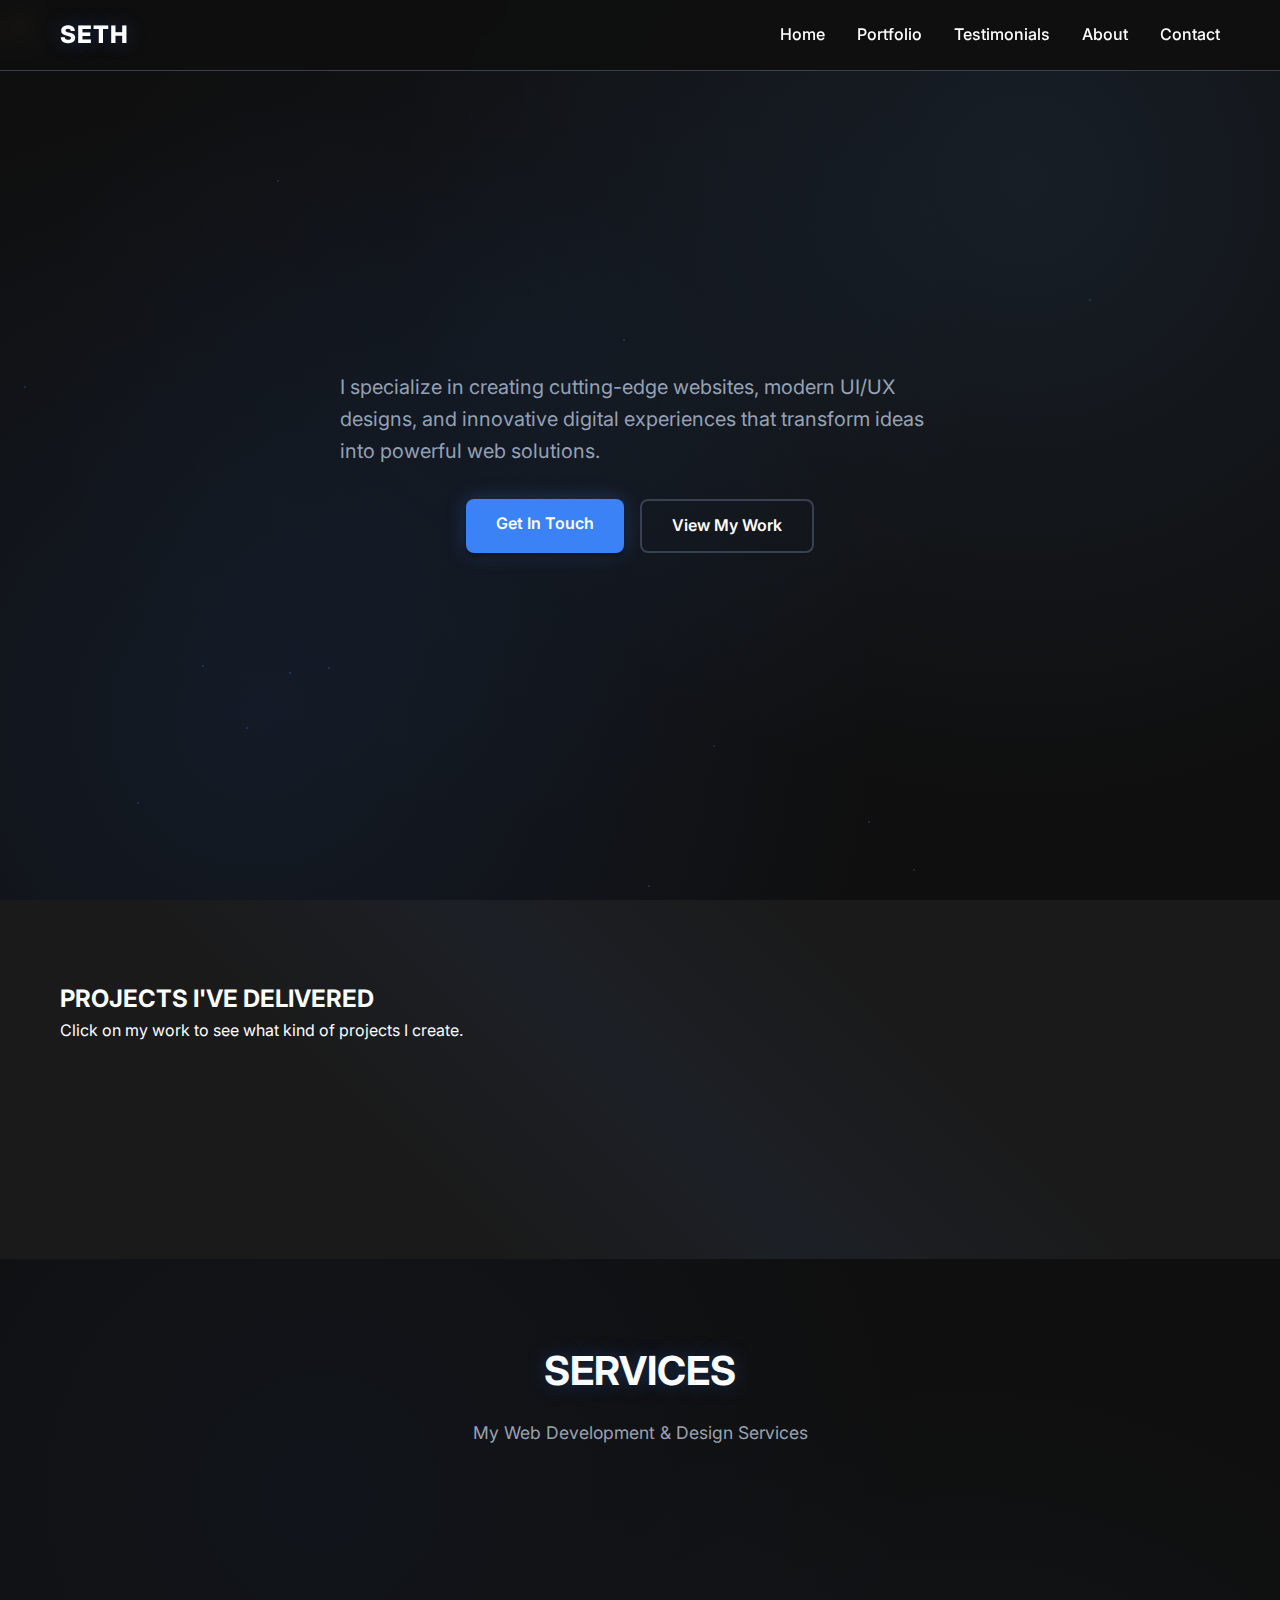
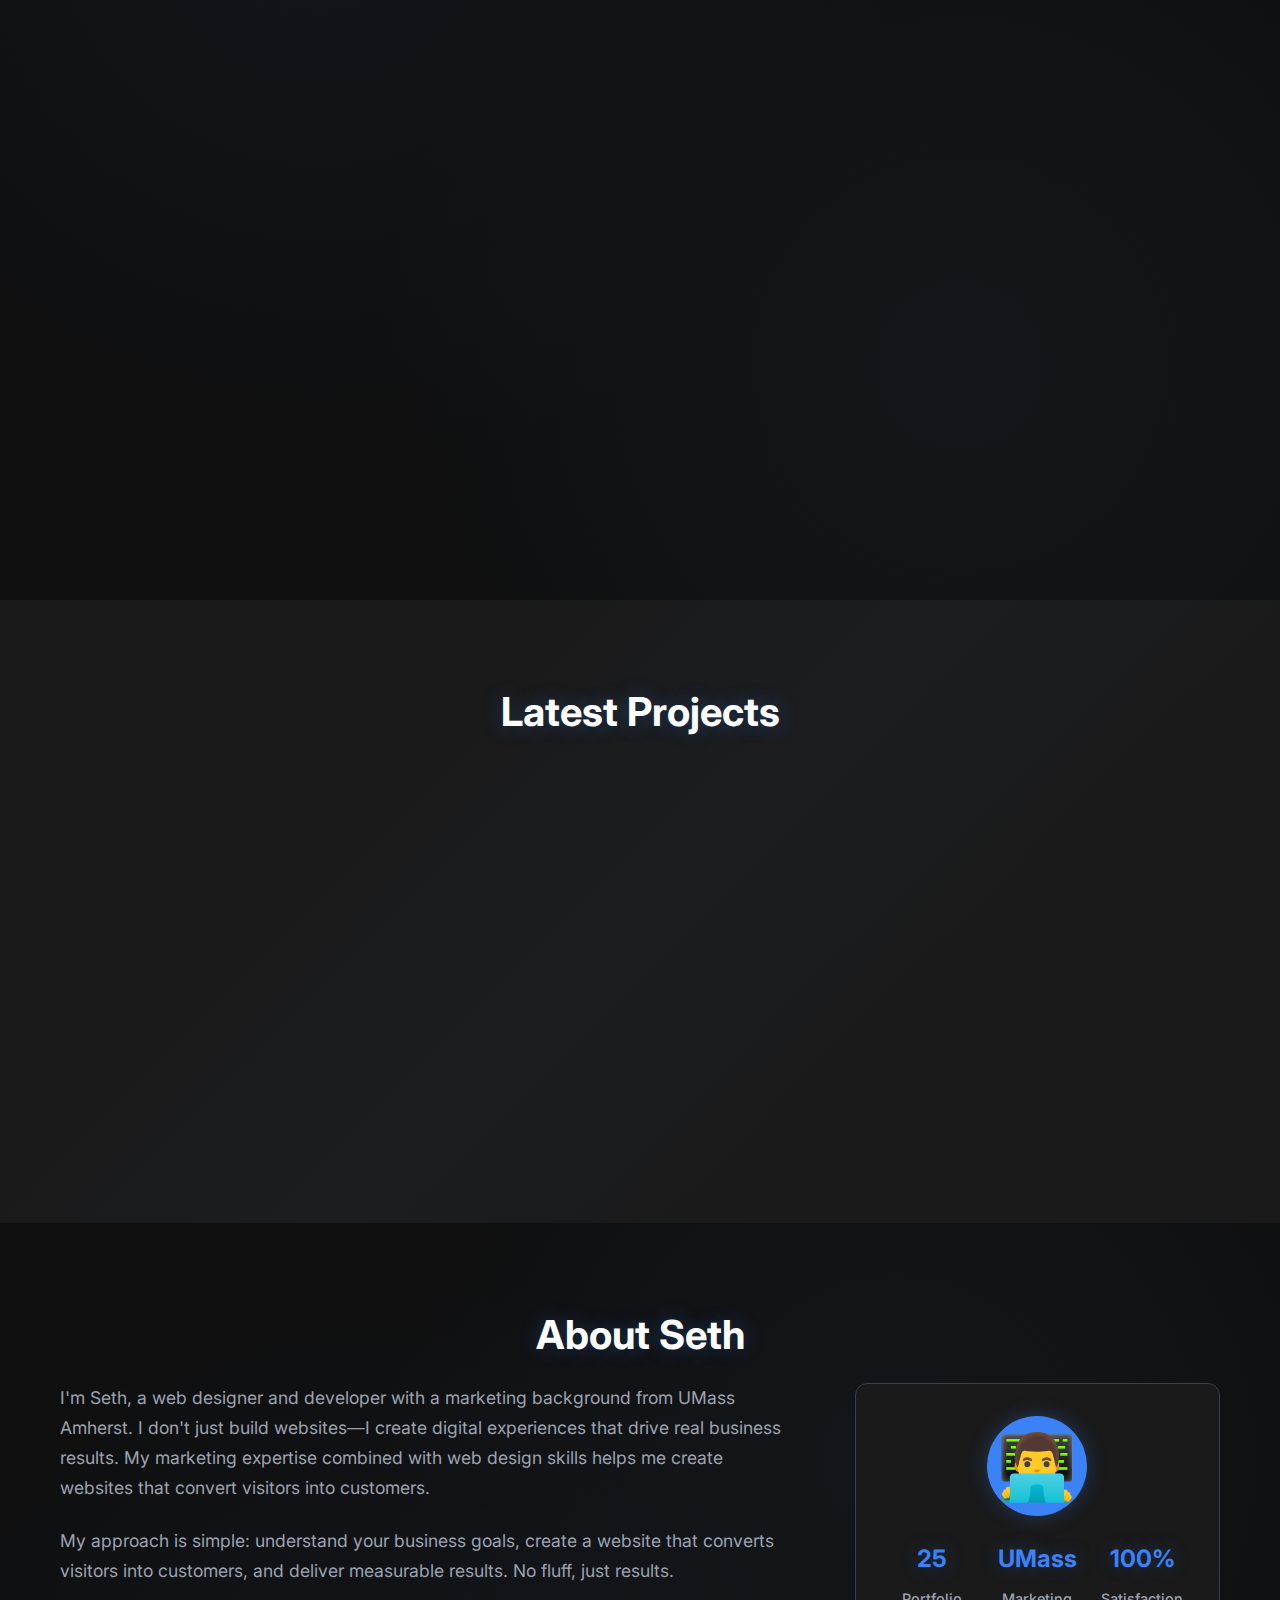
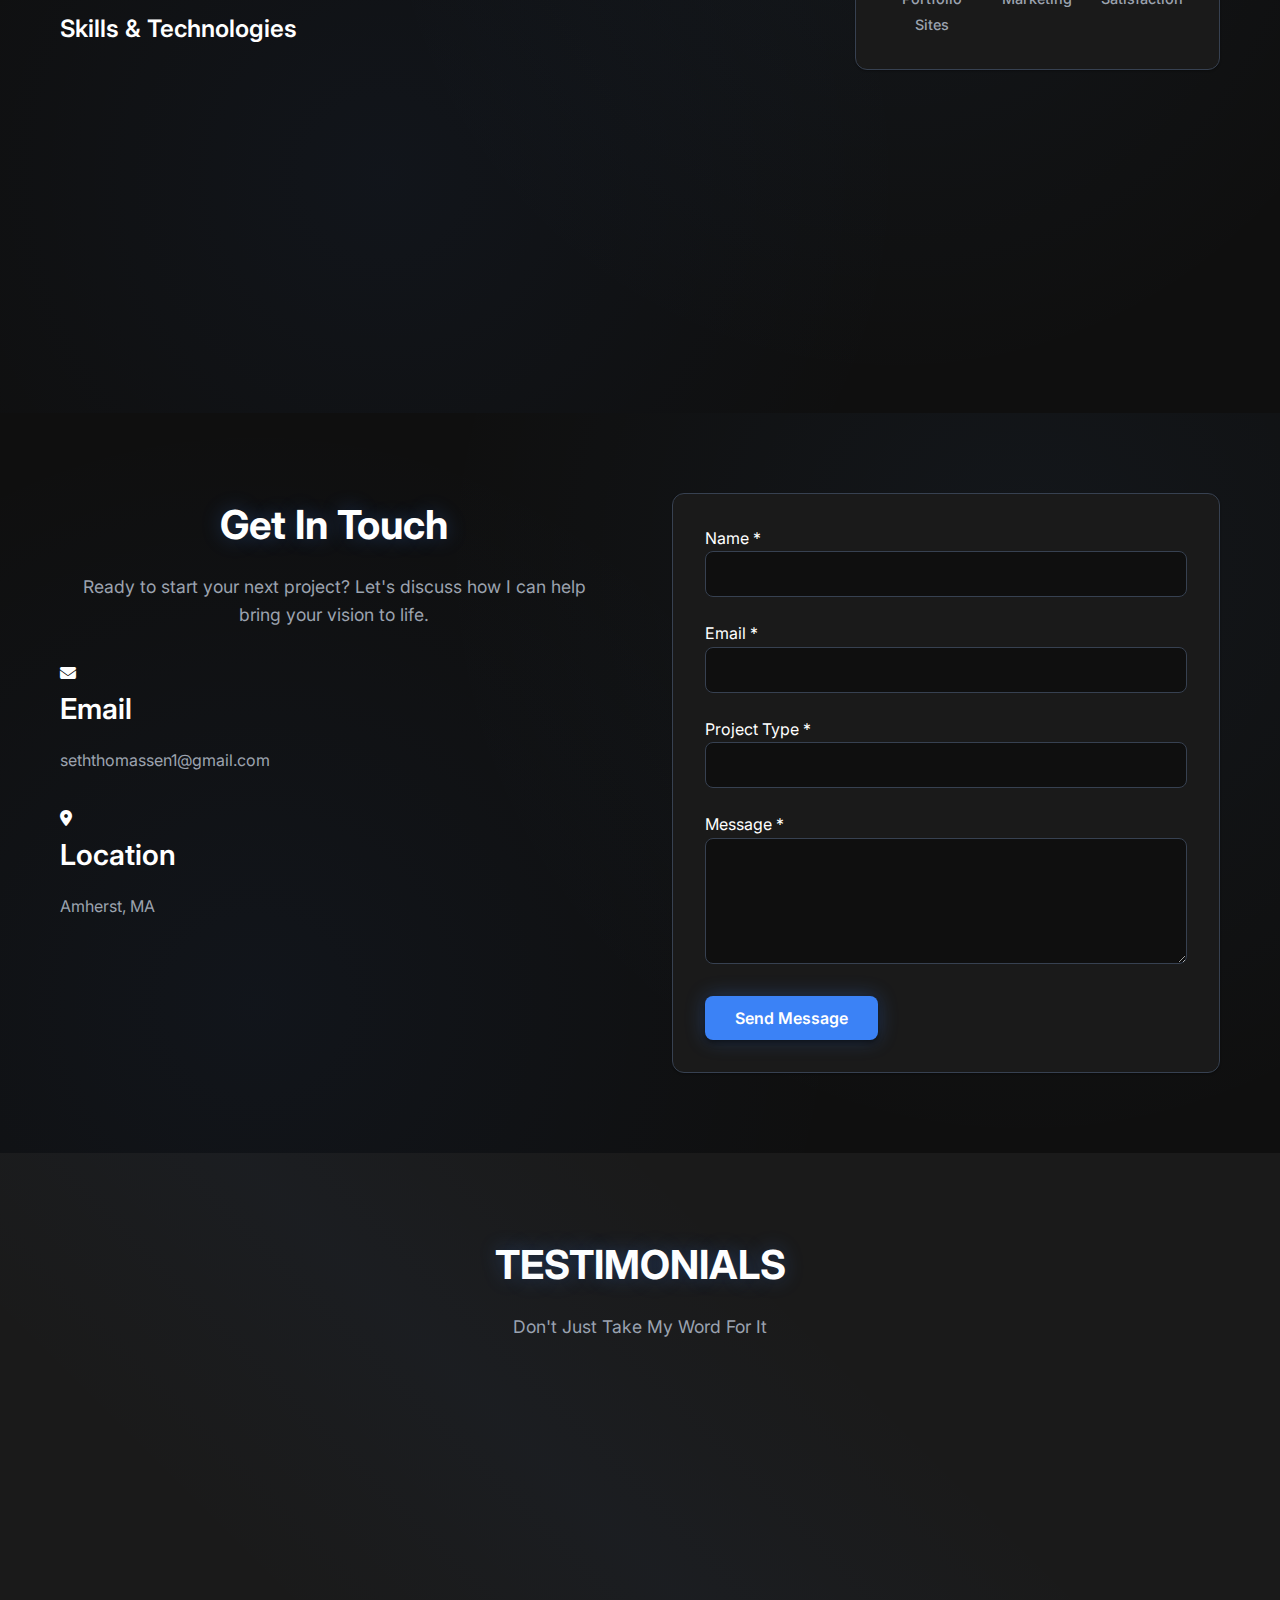
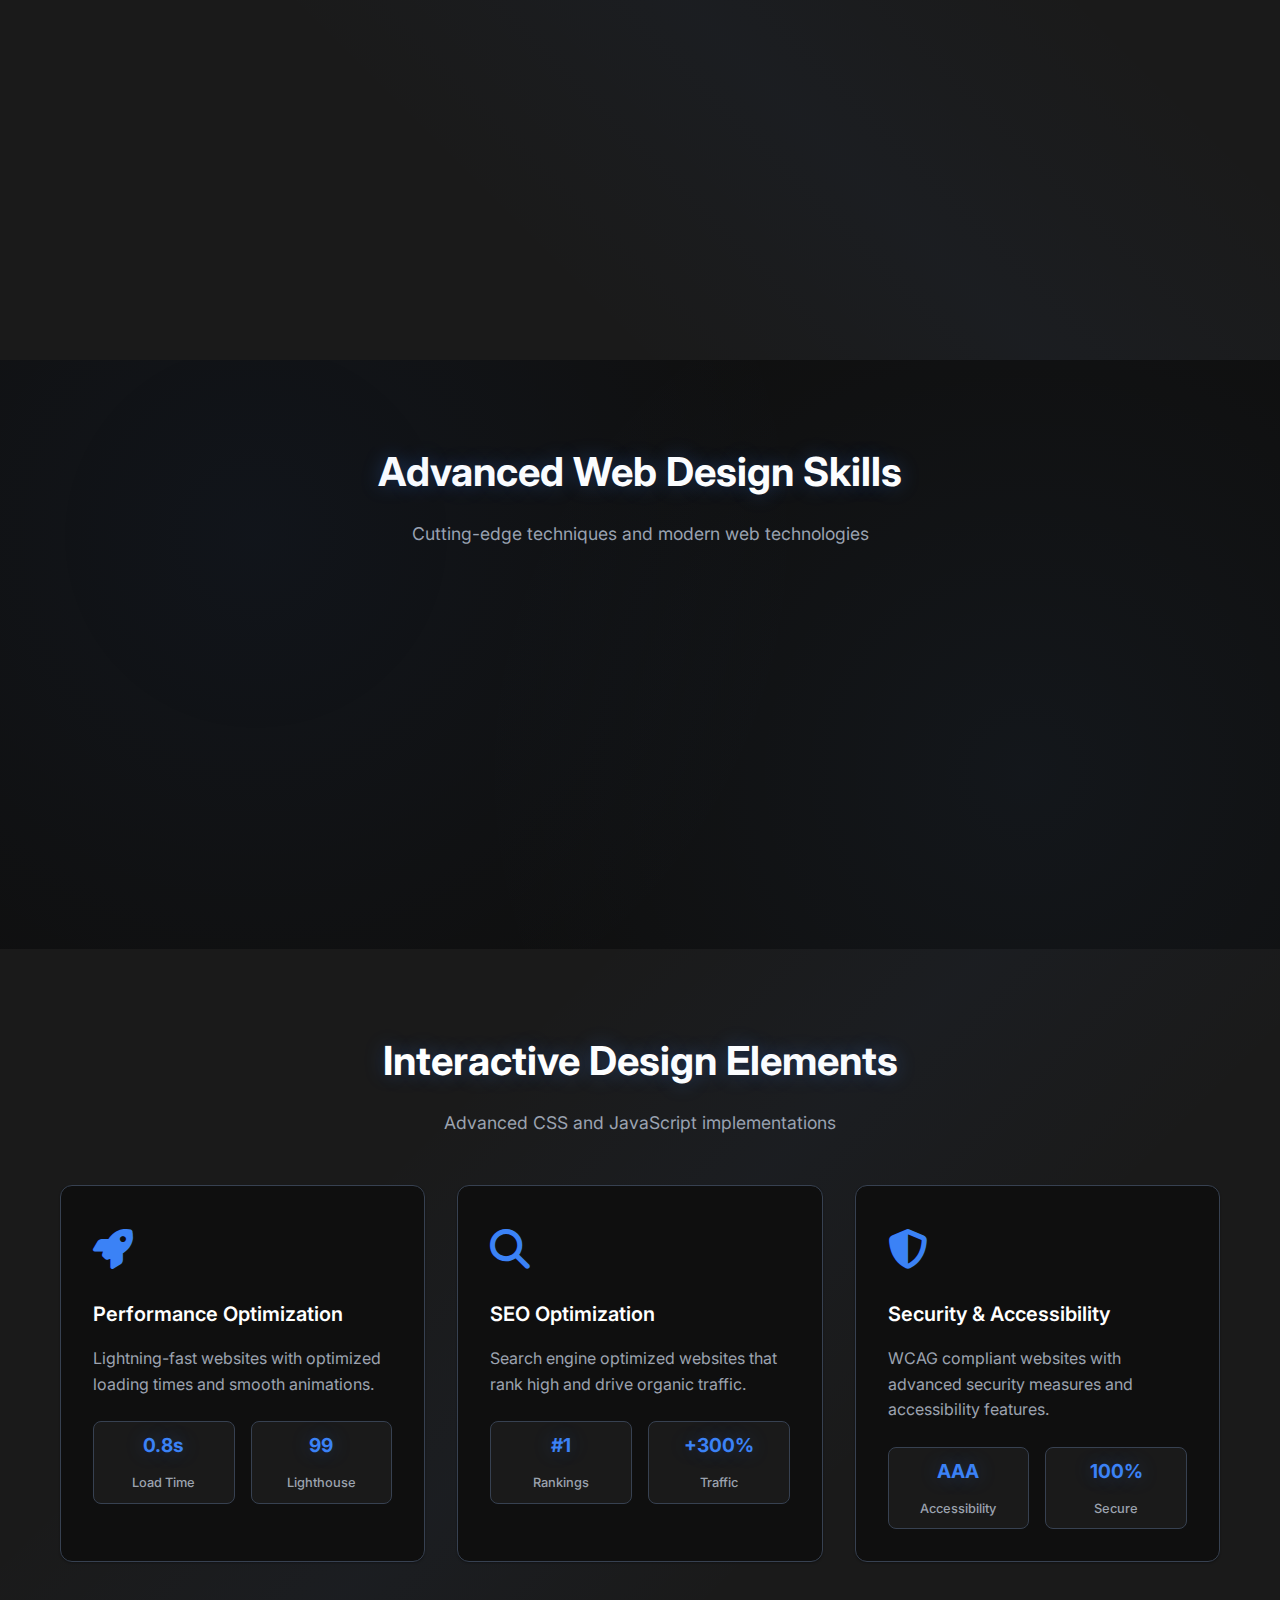
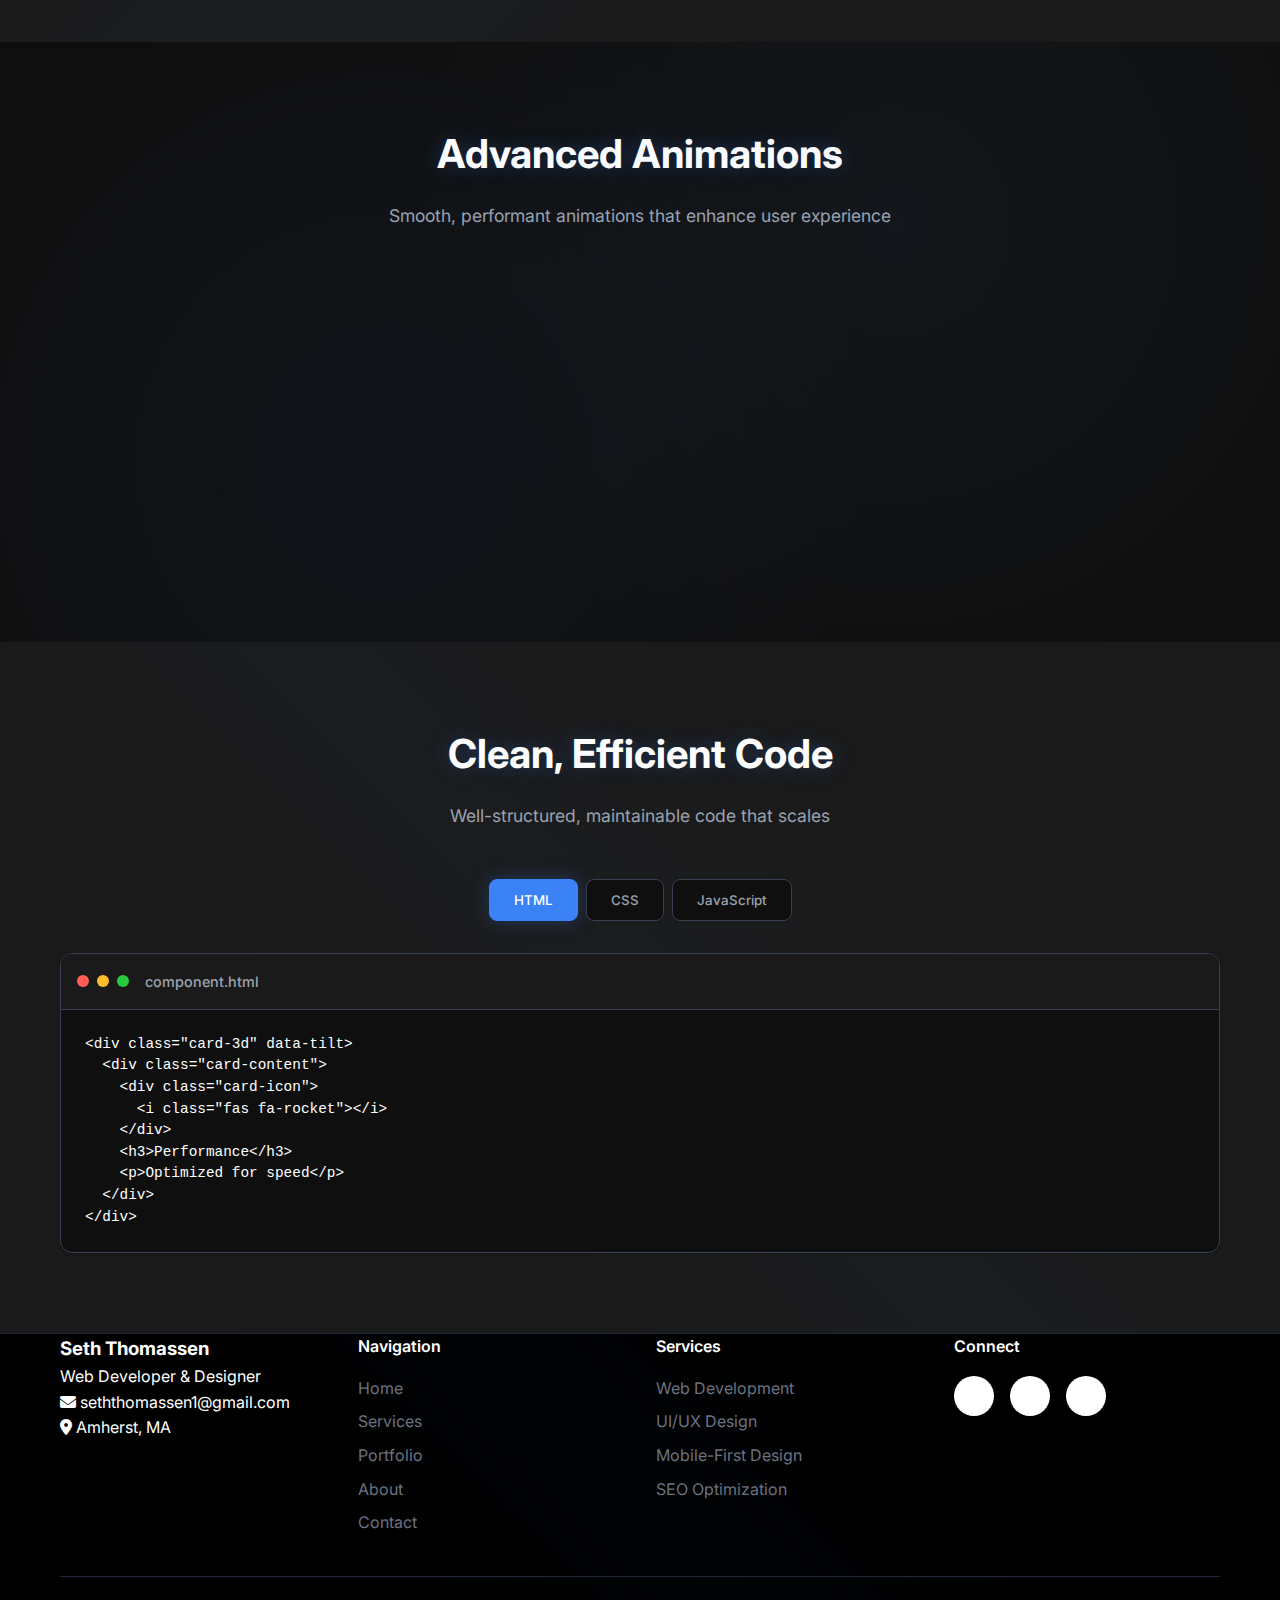
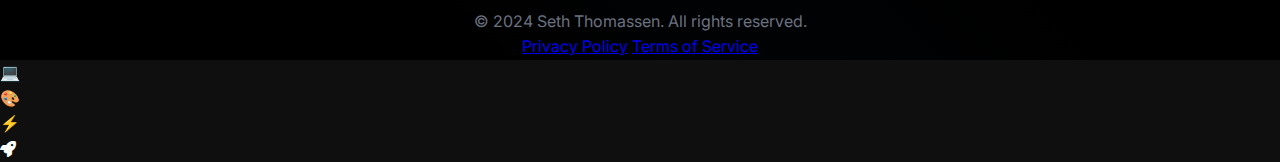
<file: index.html>
<!DOCTYPE html>
<html lang="en">
<head>
    <meta charset="UTF-8">
    <meta name="viewport" content="width=device-width, initial-scale=1.0">
    <title>Seth - Web Design & Development | Creating Stunning Digital Experiences</title>
    <meta name="description" content="Seth - Professional web designer and developer creating stunning, high-converting websites. Transform your business with custom web solutions that drive results.">
    <link rel="stylesheet" href="styles.css">
    <link rel="preconnect" href="https://fonts.googleapis.com">
    <link rel="preconnect" href="https://fonts.gstatic.com" crossorigin>
    <link href="https://fonts.googleapis.com/css2?family=Inter:wght@300;400;500;600;700;800;900&display=swap" rel="stylesheet">
    <link rel="stylesheet" href="https://cdnjs.cloudflare.com/ajax/libs/font-awesome/6.4.0/css/all.min.css">
</head>
<body>
    <!-- Navigation -->
    <nav class="navbar">
        <div class="nav-container">
            <div class="nav-logo">
                <span class="logo-text">SETH</span>
            </div>
            <ul class="nav-menu">
                <li><a href="#home" class="nav-link active">Home</a></li>
                <li><a href="portfolio.html" class="nav-link">Portfolio</a></li>
                <li><a href="testimonials.html" class="nav-link">Testimonials</a></li>
                <li><a href="about.html" class="nav-link">About</a></li>
                <li><a href="#contact" class="nav-link">Contact</a></li>
            </ul>
            <div class="hamburger">
                <span class="bar"></span>
                <span class="bar"></span>
                <span class="bar"></span>
            </div>
        </div>
    </nav>

    <!-- Hero Section -->
    <section class="hero">
        <div class="container">
            <div class="hero-content">
                <h1 class="hero-title">
                    Leading Web Developer & Designer
                </h1>
                <p class="hero-subtitle">
                    I specialize in creating cutting-edge websites, modern UI/UX designs, and innovative digital experiences that transform ideas into powerful web solutions.
                </p>
                <div class="hero-buttons">
                    <a href="#contact" class="btn btn-primary">Get In Touch</a>
                    <a href="#portfolio" class="btn btn-secondary">View My Work</a>
                </div>
            </div>
            <div class="hero-visual">
                <div class="floating-elements">
                    <div class="floating-element">💻</div>
                    <div class="floating-element">🎨</div>
                    <div class="floating-element">⚡</div>
                    <div class="floating-element">🚀</div>
                </div>
            </div>
        </div>
    </section>

    <!-- Stats Section -->
    <section class="stats">
        <div class="container">
            <div class="stats-header">
                <h2>PROJECTS I'VE DELIVERED</h2>
                <p>Click on my work to see what kind of projects I create.</p>
            </div>
            <div class="stats-grid">
                <div class="stat-item">
                    <div class="stat-number" data-target="150">150+</div>
                    <div class="stat-label">Websites Built</div>
                </div>
                <div class="stat-item">
                    <div class="stat-number" data-target="50">50+</div>
                    <div class="stat-label">Happy Clients</div>
                </div>
                <div class="stat-item">
                    <div class="stat-number" data-target="24">24hrs</div>
                    <div class="stat-label">Response Time</div>
                </div>
                <div class="stat-item">
                    <div class="stat-number" data-target="5">5+</div>
                    <div class="stat-label">Years Experience</div>
                </div>
            </div>
        </div>
    </section>

    <!-- Services Section -->
    <section id="services" class="services">
        <div class="container">
            <div class="section-header">
                <h2 class="section-title">SERVICES</h2>
                <p class="section-subtitle">My Web Development & Design Services</p>
            </div>
            <div class="services-grid">
                <div class="service-card">
                    <div class="service-icon">
                        <i class="fas fa-code"></i>
                    </div>
                    <h3>Web Development</h3>
                    <p>Custom website development with modern technologies, responsive design, and optimal performance for all devices.</p>
                </div>
                
                <div class="service-card">
                    <div class="service-icon">
                        <i class="fas fa-palette"></i>
                    </div>
                    <h3>UI/UX Design</h3>
                    <p>User-centered design that creates intuitive, engaging experiences with beautiful interfaces and seamless interactions.</p>
                </div>
                
                <div class="service-card">
                    <div class="service-icon">
                        <i class="fas fa-mobile-alt"></i>
                    </div>
                    <h3>Mobile-First Design</h3>
                    <p>Responsive websites optimized for mobile devices with touch-friendly interfaces and fast loading times.</p>
                </div>
                
                <div class="service-card">
                    <div class="service-icon">
                        <i class="fas fa-search"></i>
                    </div>
                    <h3>SEO Optimization</h3>
                    <p>Search engine optimization to improve visibility, drive organic traffic, and increase your online presence.</p>
                </div>
                
                <div class="service-card">
                    <div class="service-icon">
                        <i class="fas fa-rocket"></i>
                    </div>
                    <h3>Performance Optimization</h3>
                    <p>Speed optimization, caching strategies, and performance tuning to ensure lightning-fast website loading.</p>
                </div>
                
                <div class="service-card">
                    <div class="service-icon">
                        <i class="fas fa-cogs"></i>
                    </div>
                    <h3>Maintenance & Support</h3>
                    <p>Ongoing website maintenance, updates, security monitoring, and technical support to keep your site running smoothly.</p>
                </div>
            </div>
        </div>
    </section>

    <!-- Portfolio Section -->
    <section id="portfolio" class="portfolio">
        <div class="container">
            <h2 class="section-title">Latest Projects</h2>
            <div class="portfolio-grid">
                <div class="portfolio-item">
                    <a href="https://seththomassen.com" target="_blank" class="portfolio-link">
                        <div class="portfolio-image">
                            <div class="project-preview">
                                <div class="browser-bar">
                                    <div class="browser-dots">
                                        <span></span>
                                        <span></span>
                                        <span></span>
                                    </div>
                                </div>
                                <div class="project-content">
                                    <div class="project-header"></div>
                                    <div class="project-body">
                                        <div class="content-line"></div>
                                        <div class="content-line"></div>
                                        <div class="content-line short"></div>
                                    </div>
                                </div>
                            </div>
                        </div>
                        <div class="portfolio-info">
                            <h3>Seth Thomassen Portfolio</h3>
                            <p>Personal portfolio website showcasing web design and marketing skills</p>
                            <div class="tech-stack">
                                <span class="tech-tag">HTML5</span>
                                <span class="tech-tag">CSS3</span>
                                <span class="tech-tag">JavaScript</span>
                            </div>
                        </div>
                    </a>
                </div>
                <div class="portfolio-item">
                    <a href="https://anoushkabhardwaj.com" target="_blank" class="portfolio-link">
                        <div class="portfolio-image">
                            <div class="project-preview">
                                <div class="browser-bar">
                                    <div class="browser-dots">
                                        <span></span>
                                        <span></span>
                                        <span></span>
                                    </div>
                                </div>
                                <div class="project-content">
                                    <div class="project-header"></div>
                                    <div class="project-body">
                                        <div class="content-line"></div>
                                        <div class="content-line"></div>
                                        <div class="content-line short"></div>
                                    </div>
                                </div>
                            </div>
                        </div>
                        <div class="portfolio-info">
                            <h3>Anoushka Bhardwaj Portfolio</h3>
                            <p>Professional portfolio website for creative professional</p>
                            <div class="tech-stack">
                                <span class="tech-tag">HTML5</span>
                                <span class="tech-tag">CSS3</span>
                                <span class="tech-tag">JavaScript</span>
                            </div>
                        </div>
                    </a>
                </div>
            </div>
        </div>
    </section>

    <!-- About Section -->
    <section id="about" class="about">
        <div class="container">
            <h2 class="section-title">About Seth</h2>
            <div class="about-content">
                <div class="about-text">
                    <p>I'm Seth, a web designer and developer with a marketing background from UMass Amherst. I don't just build websites—I create digital experiences that drive real business results. My marketing expertise combined with web design skills helps me create websites that convert visitors into customers.</p>
                    <p>My approach is simple: understand your business goals, create a website that converts visitors into customers, and deliver measurable results. No fluff, just results.</p>
                    <div class="skills">
                        <h3>Skills & Technologies</h3>
                        <div class="skills-grid">
                            <div class="skill-category">
                                <h4>Frontend</h4>
                                <div class="skill-tags">
                                    <span class="skill-tag">HTML5</span>
                                    <span class="skill-tag">CSS3</span>
                                    <span class="skill-tag">JavaScript</span>
                                    <span class="skill-tag">React</span>
                                    <span class="skill-tag">Vue.js</span>
                                    <span class="skill-tag">Node.js</span>
                                </div>
                            </div>
                            <div class="skill-category">
                                <h4>Design</h4>
                                <div class="skill-tags">
                                    <span class="skill-tag">Figma</span>
                                    <span class="skill-tag">Adobe XD</span>
                                    <span class="skill-tag">Photoshop</span>
                                    <span class="skill-tag">Illustrator</span>
                                    <span class="skill-tag">UI/UX Design</span>
                                </div>
                            </div>
                            <div class="skill-category">
                                <h4>Marketing</h4>
                                <div class="skill-tags">
                                    <span class="skill-tag">SEO</span>
                                    <span class="skill-tag">Digital Marketing</span>
                                    <span class="skill-tag">Conversion Optimization</span>
                                    <span class="skill-tag">Analytics</span>
                                    <span class="skill-tag">Performance</span>
                                </div>
                            </div>
                        </div>
                    </div>
                </div>
                <div class="about-visual">
                    <div class="profile-card">
                        <div class="profile-avatar">
                            <div class="avatar-placeholder">👨‍💻</div>
                        </div>
                        <div class="profile-stats">
                            <div class="stat">
                                <span class="stat-number">25</span>
                                <span class="stat-label">Portfolio Sites</span>
                            </div>
                            <div class="stat">
                                <span class="stat-number">UMass</span>
                                <span class="stat-label">Marketing</span>
                            </div>
                            <div class="stat">
                                <span class="stat-number">100%</span>
                                <span class="stat-label">Satisfaction</span>
                            </div>
                        </div>
                    </div>
                </div>
            </div>
        </div>
    </section>

    <!-- Contact Section -->
    <section id="contact" class="contact">
        <div class="container">
            <div class="contact-content">
                <div class="contact-info">
                    <h2 class="section-title">Get In Touch</h2>
                    <p class="section-subtitle">Ready to start your next project? Let's discuss how I can help bring your vision to life.</p>
                    
                    <div class="contact-details">
                        <div class="contact-item">
                            <i class="fas fa-envelope"></i>
                            <div>
                                <h3>Email</h3>
                                <p>seththomassen1@gmail.com</p>
                            </div>
                        </div>
                        <div class="contact-item">
                            <i class="fas fa-map-marker-alt"></i>
                            <div>
                                <h3>Location</h3>
                                <p>Amherst, MA</p>
                            </div>
                        </div>
                    </div>
                </div>
                
                <form class="contact-form" name="contact" method="POST" data-netlify="true">
                    <div class="form-group">
                        <label for="name">Name *</label>
                        <input type="text" id="name" name="name" required>
                    </div>
                    <div class="form-group">
                        <label for="email">Email *</label>
                        <input type="email" id="email" name="email" required>
                    </div>
                    <div class="form-group">
                        <label for="project">Project Type *</label>
                        <input type="text" id="project" name="project" required>
                    </div>
                    <div class="form-group">
                        <label for="message">Message *</label>
                        <textarea id="message" name="message" rows="5" required></textarea>
                    </div>
                    <button type="submit" class="btn btn-primary">Send Message</button>
                </form>
            </div>
        </div>
    </section>

    <!-- Testimonials Section -->
    <section id="testimonials" class="testimonials">
        <div class="container">
            <div class="section-header">
                <h2 class="section-title">TESTIMONIALS</h2>
                <p class="section-subtitle">Don't Just Take My Word For It</p>
            </div>
            <div class="testimonials-grid">
                <div class="testimonial-card">
                    <div class="testimonial-content">
                        <p>"Seth delivered an exceptional website that exceeded our expectations. The design is modern, the functionality is flawless, and the mobile experience is outstanding."</p>
                    </div>
                    <div class="testimonial-author">
                        <div class="author-info">
                            <h4>Sarah</h4>
                            <span>Marketing Director</span>
                        </div>
                    </div>
                </div>
                <div class="testimonial-card">
                    <div class="testimonial-content">
                        <p>"Working with Seth was a game-changer for our business. His attention to detail and technical expertise resulted in a website that perfectly represents our brand."</p>
                    </div>
                    <div class="testimonial-author">
                        <div class="author-info">
                            <h4>Michael</h4>
                            <span>CEO</span>
                        </div>
                    </div>
                </div>
                <div class="testimonial-card">
                    <div class="testimonial-content">
                        <p>"Seth's web development skills are top-notch. He created a stunning, high-performing website that has significantly improved our online presence and conversions."</p>
                    </div>
                    <div class="testimonial-author">
                        <div class="author-info">
                            <h4>Emily</h4>
                            <span>Founder</span>
                        </div>
                    </div>
                </div>
            </div>
        </div>
    </section>

    <!-- Advanced Skills Showcase -->
    <section class="skills-showcase">
        <div class="container">
            <h2 class="section-title">Advanced Web Design Skills</h2>
            <p class="section-subtitle">Cutting-edge techniques and modern web technologies</p>
            
            <div class="skills-showcase-grid">
                <div class="skill-showcase-card">
                    <div class="skill-header">
                        <div class="skill-icon">
                            <i class="fas fa-code"></i>
                        </div>
                        <h3>Frontend Development</h3>
                    </div>
                    <div class="skill-progress">
                        <div class="progress-bar">
                            <div class="progress-fill" data-progress="95"></div>
                        </div>
                        <span class="progress-text">95%</span>
                    </div>
                    <div class="skill-tags">
                        <span class="skill-tag">React</span>
                        <span class="skill-tag">Vue.js</span>
                        <span class="skill-tag">TypeScript</span>
                        <span class="skill-tag">SASS</span>
                    </div>
                </div>
                
                <div class="skill-showcase-card">
                    <div class="skill-header">
                        <div class="skill-icon">
                            <i class="fas fa-palette"></i>
                        </div>
                        <h3>UI/UX Design</h3>
                    </div>
                    <div class="skill-progress">
                        <div class="progress-bar">
                            <div class="progress-fill" data-progress="92"></div>
                        </div>
                        <span class="progress-text">92%</span>
                    </div>
                    <div class="skill-tags">
                        <span class="skill-tag">Figma</span>
                        <span class="skill-tag">Adobe XD</span>
                        <span class="skill-tag">Prototyping</span>
                        <span class="skill-tag">Wireframing</span>
                    </div>
                </div>
                
                <div class="skill-showcase-card">
                    <div class="skill-header">
                        <div class="skill-icon">
                            <i class="fas fa-mobile-alt"></i>
                        </div>
                        <h3>Responsive Design</h3>
                    </div>
                    <div class="skill-progress">
                        <div class="progress-bar">
                            <div class="progress-fill" data-progress="98"></div>
                        </div>
                        <span class="progress-text">98%</span>
                    </div>
                    <div class="skill-tags">
                        <span class="skill-tag">Mobile-First</span>
                        <span class="skill-tag">CSS Grid</span>
                        <span class="skill-tag">Flexbox</span>
                        <span class="skill-tag">Media Queries</span>
                    </div>
                </div>
            </div>
        </div>
    </section>

    <!-- Interactive 3D Cards -->
    <section class="interactive-cards">
        <div class="container">
            <h2 class="section-title">Interactive Design Elements</h2>
            <p class="section-subtitle">Advanced CSS and JavaScript implementations</p>
            
            <div class="cards-container">
                <div class="card-3d" data-tilt>
                    <div class="card-content">
                        <div class="card-icon">
                            <i class="fas fa-rocket"></i>
                        </div>
                        <h3>Performance Optimization</h3>
                        <p>Lightning-fast websites with optimized loading times and smooth animations.</p>
                        <div class="card-stats">
                            <div class="stat">
                                <span class="stat-number">0.8s</span>
                                <span class="stat-label">Load Time</span>
                            </div>
                            <div class="stat">
                                <span class="stat-number">99</span>
                                <span class="stat-label">Lighthouse</span>
                            </div>
                        </div>
                    </div>
                </div>
                
                <div class="card-3d" data-tilt>
                    <div class="card-content">
                        <div class="card-icon">
                            <i class="fas fa-search"></i>
                        </div>
                        <h3>SEO Optimization</h3>
                        <p>Search engine optimized websites that rank high and drive organic traffic.</p>
                        <div class="card-stats">
                            <div class="stat">
                                <span class="stat-number">#1</span>
                                <span class="stat-label">Rankings</span>
                            </div>
                            <div class="stat">
                                <span class="stat-number">+300%</span>
                                <span class="stat-label">Traffic</span>
                            </div>
                        </div>
                    </div>
                </div>
                
                <div class="card-3d" data-tilt>
                    <div class="card-content">
                        <div class="card-icon">
                            <i class="fas fa-shield-alt"></i>
                        </div>
                        <h3>Security & Accessibility</h3>
                        <p>WCAG compliant websites with advanced security measures and accessibility features.</p>
                        <div class="card-stats">
                            <div class="stat">
                                <span class="stat-number">AAA</span>
                                <span class="stat-label">Accessibility</span>
                            </div>
                            <div class="stat">
                                <span class="stat-number">100%</span>
                                <span class="stat-label">Secure</span>
                            </div>
                        </div>
                    </div>
                </div>
            </div>
        </div>
    </section>

    <!-- Advanced Animation Showcase -->
    <section class="animation-showcase">
        <div class="container">
            <h2 class="section-title">Advanced Animations</h2>
            <p class="section-subtitle">Smooth, performant animations that enhance user experience</p>
            
            <div class="animation-grid">
                <div class="animation-item">
                    <div class="animation-demo">
                        <div class="morphing-shape"></div>
                    </div>
                    <h3>Morphing Animations</h3>
                    <p>CSS-based shape morphing with smooth transitions</p>
                </div>
                
                <div class="animation-item">
                    <div class="animation-demo">
                        <div class="parallax-scene">
                            <div class="parallax-layer layer-1"></div>
                            <div class="parallax-layer layer-2"></div>
                            <div class="parallax-layer layer-3"></div>
                        </div>
                    </div>
                    <h3>Parallax Effects</h3>
                    <p>Multi-layer parallax scrolling with depth perception</p>
                </div>
                
                <div class="animation-item">
                    <div class="animation-demo">
                        <div class="loading-spinner">
                            <div class="spinner-ring"></div>
                            <div class="spinner-ring"></div>
                            <div class="spinner-ring"></div>
                        </div>
                    </div>
                    <h3>Custom Loaders</h3>
                    <p>Bespoke loading animations and micro-interactions</p>
                </div>
            </div>
        </div>
    </section>

    <!-- Code Snippet Showcase -->
    <section class="code-showcase">
        <div class="container">
            <h2 class="section-title">Clean, Efficient Code</h2>
            <p class="section-subtitle">Well-structured, maintainable code that scales</p>
            
            <div class="code-tabs">
                <div class="tab-buttons">
                    <button class="tab-btn active" data-tab="html">HTML</button>
                    <button class="tab-btn" data-tab="css">CSS</button>
                    <button class="tab-btn" data-tab="js">JavaScript</button>
                </div>
                
                <div class="tab-content">
                    <div class="tab-pane active" id="html">
                        <div class="code-editor">
                            <div class="editor-header">
                                <div class="editor-dots">
                                    <span></span>
                                    <span></span>
                                    <span></span>
                                </div>
                                <span class="file-name">component.html</span>
                            </div>
                            <div class="code-content">
                                <pre><code>&lt;div class="card-3d" data-tilt&gt;
  &lt;div class="card-content"&gt;
    &lt;div class="card-icon"&gt;
      &lt;i class="fas fa-rocket"&gt;&lt;/i&gt;
    &lt;/div&gt;
    &lt;h3&gt;Performance&lt;/h3&gt;
    &lt;p&gt;Optimized for speed&lt;/p&gt;
  &lt;/div&gt;
&lt;/div&gt;</code></pre>
                            </div>
                        </div>
                    </div>
                    
                    <div class="tab-pane" id="css">
                        <div class="code-editor">
                            <div class="editor-header">
                                <div class="editor-dots">
                                    <span></span>
                                    <span></span>
                                    <span></span>
                                </div>
                                <span class="file-name">styles.css</span>
                            </div>
                            <div class="code-content">
                                <pre><code>.card-3d {
  transform-style: preserve-3d;
  transition: transform 0.3s ease;
}

.card-3d:hover {
  transform: rotateY(10deg) rotateX(5deg);
  box-shadow: 0 20px 40px rgba(0,0,0,0.3);
}</code></pre>
                            </div>
                        </div>
                    </div>
                    
                    <div class="tab-pane" id="js">
                        <div class="code-editor">
                            <div class="editor-header">
                                <div class="editor-dots">
                                    <span></span>
                                    <span></span>
                                    <span></span>
                                </div>
                                <span class="file-name">script.js</span>
                            </div>
                            <div class="code-content">
                                <pre><code>// 3D Tilt Effect
VanillaTilt.init(document.querySelectorAll("[data-tilt]"), {
  max: 25,
  speed: 400,
  glare: true,
  "max-glare": 0.5
});</code></pre>
                            </div>
                        </div>
                    </div>
                </div>
            </div>
        </div>
    </section>

    <!-- Footer -->
    <footer class="footer">
        <div class="container">
            <div class="footer-content">
                <div class="footer-contact">
                    <h3>Seth Thomassen</h3>
                    <p>Web Developer & Designer</p>
                    <div class="footer-contact-item">
                        <i class="fas fa-envelope"></i>
                        <span>seththomassen1@gmail.com</span>
                    </div>
                    <div class="footer-contact-item">
                        <i class="fas fa-map-marker-alt"></i>
                        <span>Amherst, MA</span>
                    </div>
                </div>
                
                <div class="footer-section">
                    <h4>Navigation</h4>
                    <ul>
                        <li><a href="#home">Home</a></li>
                        <li><a href="#services">Services</a></li>
                        <li><a href="#portfolio">Portfolio</a></li>
                        <li><a href="#about">About</a></li>
                        <li><a href="#contact">Contact</a></li>
                    </ul>
                </div>
                
                <div class="footer-section">
                    <h4>Services</h4>
                    <ul>
                        <li><a href="#services">Web Development</a></li>
                        <li><a href="#services">UI/UX Design</a></li>
                        <li><a href="#services">Mobile-First Design</a></li>
                        <li><a href="#services">SEO Optimization</a></li>
                    </ul>
                </div>
                
                <div class="footer-section">
                    <h4>Connect</h4>
                    <div class="social-links">
                        <a href="https://linkedin.com/in/seththomassen" target="_blank" class="social-link">
                            <i class="fab fa-linkedin"></i>
                        </a>
                        <a href="https://github.com/seththo" target="_blank" class="social-link">
                            <i class="fab fa-github"></i>
                        </a>
                        <a href="mailto:seththomassen1@gmail.com" class="social-link">
                            <i class="fas fa-envelope"></i>
                        </a>
                    </div>
                </div>
            </div>
            
            <div class="footer-bottom">
                <p>&copy; 2024 Seth Thomassen. All rights reserved.</p>
                <div class="footer-links">
                    <a href="/privacy">Privacy Policy</a>
                    <a href="/terms">Terms of Service</a>
                </div>
            </div>
        </div>
    </footer>

    <!-- Mobile Floating Elements -->
    <div class="mobile-floating-elements">
        <div class="mobile-floating-element mobile-element-1">💻</div>
        <div class="mobile-floating-element mobile-element-2">🎨</div>
        <div class="mobile-floating-element mobile-element-3">⚡</div>
    </div>

    <!-- Mobile Floating Action Button -->
    <div class="mobile-fab" id="mobileFab">
        <i class="fas fa-rocket"></i>
    </div>

    <!-- Mobile Pull-to-Refresh Indicator -->
    <div class="pull-refresh-indicator" id="pullRefreshIndicator"></div>

    <script src="script.js"></script>
</body>
</html>
</file>
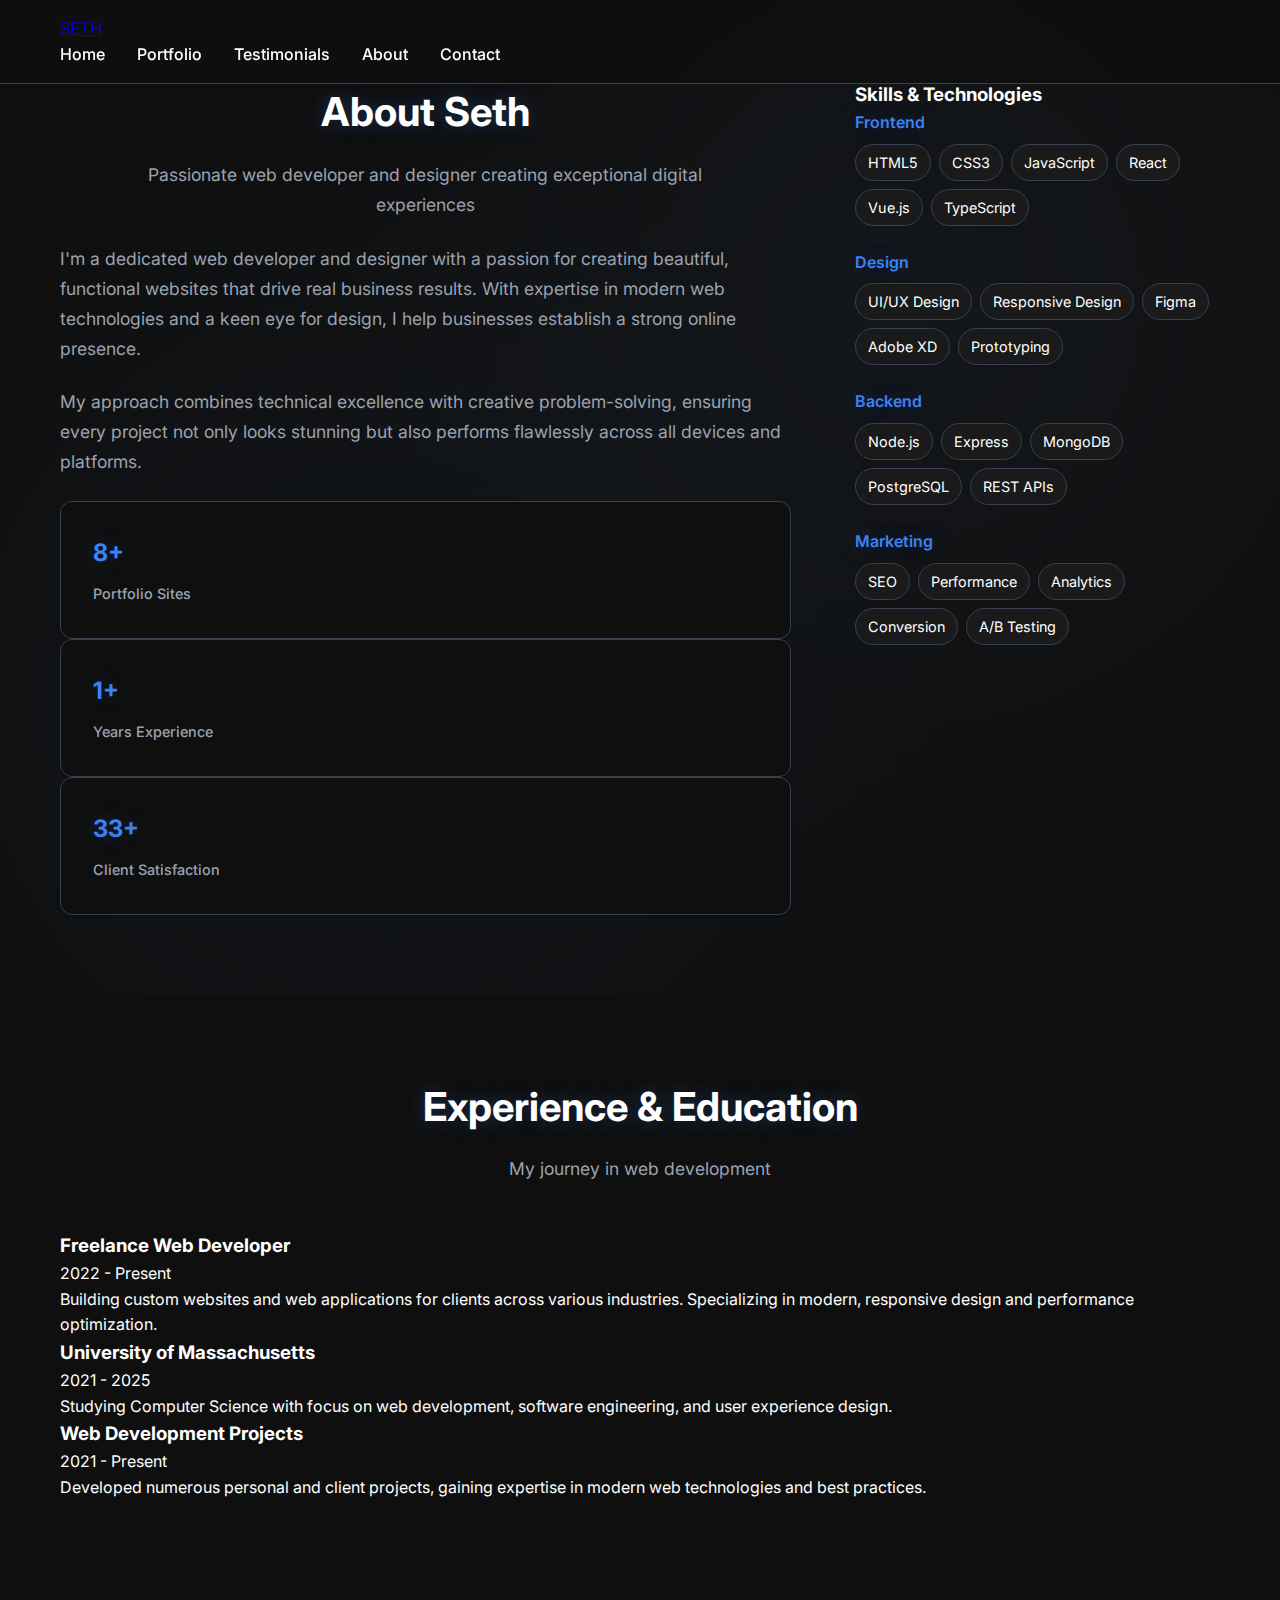
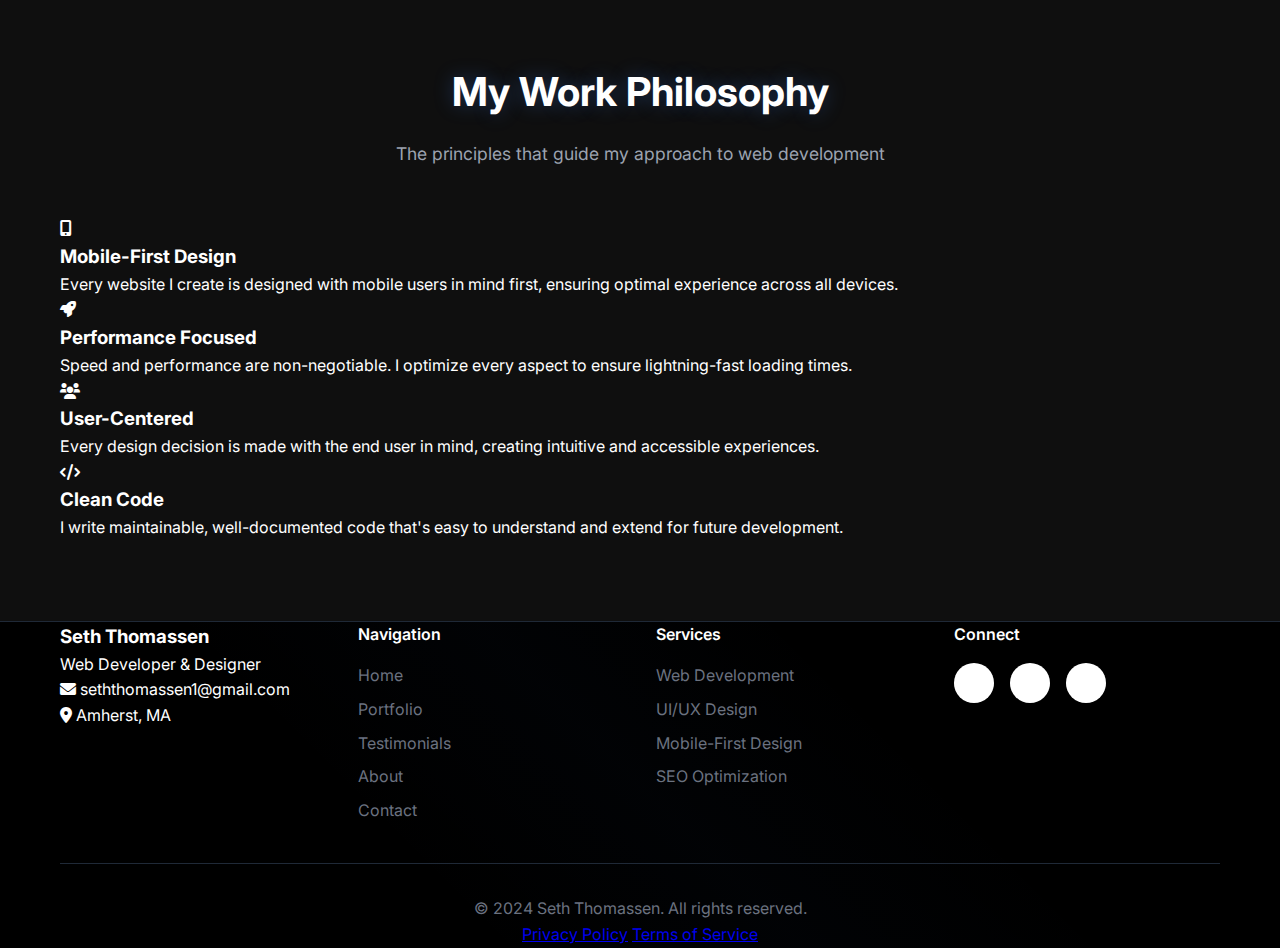
<file: about.html>
<!DOCTYPE html>
<html lang="en">
<head>
    <meta charset="UTF-8">
    <meta name="viewport" content="width=device-width, initial-scale=1.0">
    <title>About - Seth Thomassen</title>
    <link rel="stylesheet" href="styles.css">
    <link href="https://fonts.googleapis.com/css2?family=Inter:wght@300;400;500;600;700&display=swap" rel="stylesheet">
    <link rel="stylesheet" href="https://cdnjs.cloudflare.com/ajax/libs/font-awesome/6.0.0/css/all.min.css">
</head>
<body>
    <!-- Navigation -->
    <nav class="navbar">
        <div class="container">
            <div class="nav-brand">
                <a href="index.html" class="logo-text">SETH</a>
            </div>
            <ul class="nav-menu">
                <li><a href="index.html" class="nav-link">Home</a></li>
                <li><a href="portfolio.html" class="nav-link">Portfolio</a></li>
                <li><a href="testimonials.html" class="nav-link">Testimonials</a></li>
                <li><a href="about.html" class="nav-link active">About</a></li>
                <li><a href="index.html#contact" class="nav-link">Contact</a></li>
            </ul>
            <div class="hamburger">
                <span></span>
                <span></span>
                <span></span>
            </div>
        </div>
    </nav>

    <!-- About Section -->
    <section id="about" class="about">
        <div class="container">
            <div class="about-content">
                <div class="about-text">
                    <h2 class="section-title">About Seth</h2>
                    <p class="section-subtitle">Passionate web developer and designer creating exceptional digital experiences</p>
                    
                    <div class="about-description">
                        <p>I'm a dedicated web developer and designer with a passion for creating beautiful, functional websites that drive real business results. With expertise in modern web technologies and a keen eye for design, I help businesses establish a strong online presence.</p>
                        
                        <p>My approach combines technical excellence with creative problem-solving, ensuring every project not only looks stunning but also performs flawlessly across all devices and platforms.</p>
                    </div>
                    
                    <div class="about-stats">
                        <div class="stat-item">
                            <span class="stat-number">25</span>
                            <span class="stat-label">Portfolio Sites</span>
                        </div>
                        <div class="stat-item">
                            <span class="stat-number">3</span>
                            <span class="stat-label">Years Experience</span>
                        </div>
                        <div class="stat-item">
                            <span class="stat-number">100%</span>
                            <span class="stat-label">Client Satisfaction</span>
                        </div>
                    </div>
                </div>
                
                <div class="about-skills">
                    <h3>Skills & Technologies</h3>
                    <div class="skills-grid">
                        <div class="skill-category">
                            <h4>Frontend</h4>
                            <div class="skill-tags">
                                <span class="skill-tag">HTML5</span>
                                <span class="skill-tag">CSS3</span>
                                <span class="skill-tag">JavaScript</span>
                                <span class="skill-tag">React</span>
                                <span class="skill-tag">Vue.js</span>
                                <span class="skill-tag">TypeScript</span>
                            </div>
                        </div>
                        
                        <div class="skill-category">
                            <h4>Design</h4>
                            <div class="skill-tags">
                                <span class="skill-tag">UI/UX Design</span>
                                <span class="skill-tag">Responsive Design</span>
                                <span class="skill-tag">Figma</span>
                                <span class="skill-tag">Adobe XD</span>
                                <span class="skill-tag">Prototyping</span>
                            </div>
                        </div>
                        
                        <div class="skill-category">
                            <h4>Backend</h4>
                            <div class="skill-tags">
                                <span class="skill-tag">Node.js</span>
                                <span class="skill-tag">Express</span>
                                <span class="skill-tag">MongoDB</span>
                                <span class="skill-tag">PostgreSQL</span>
                                <span class="skill-tag">REST APIs</span>
                            </div>
                        </div>
                        
                        <div class="skill-category">
                            <h4>Marketing</h4>
                            <div class="skill-tags">
                                <span class="skill-tag">SEO</span>
                                <span class="skill-tag">Performance</span>
                                <span class="skill-tag">Analytics</span>
                                <span class="skill-tag">Conversion</span>
                                <span class="skill-tag">A/B Testing</span>
                            </div>
                        </div>
                    </div>
                </div>
            </div>
        </div>
    </section>

    <!-- Experience Timeline -->
    <section class="experience">
        <div class="container">
            <h2 class="section-title">Experience & Education</h2>
            <p class="section-subtitle">My journey in web development</p>
            
            <div class="timeline">
                <div class="timeline-item">
                    <div class="timeline-marker"></div>
                    <div class="timeline-content">
                        <h3>Freelance Web Developer</h3>
                        <span class="timeline-date">2022 - Present</span>
                        <p>Building custom websites and web applications for clients across various industries. Specializing in modern, responsive design and performance optimization.</p>
                    </div>
                </div>
                
                <div class="timeline-item">
                    <div class="timeline-marker"></div>
                    <div class="timeline-content">
                        <h3>University of Massachusetts</h3>
                        <span class="timeline-date">2021 - 2025</span>
                        <p>Studying Computer Science with focus on web development, software engineering, and user experience design.</p>
                    </div>
                </div>
                
                <div class="timeline-item">
                    <div class="timeline-marker"></div>
                    <div class="timeline-content">
                        <h3>Web Development Projects</h3>
                        <span class="timeline-date">2021 - Present</span>
                        <p>Developed numerous personal and client projects, gaining expertise in modern web technologies and best practices.</p>
                    </div>
                </div>
            </div>
        </div>
    </section>

    <!-- Work Philosophy -->
    <section class="philosophy">
        <div class="container">
            <h2 class="section-title">My Work Philosophy</h2>
            <p class="section-subtitle">The principles that guide my approach to web development</p>
            
            <div class="philosophy-grid">
                <div class="philosophy-card">
                    <div class="philosophy-icon">
                        <i class="fas fa-mobile-alt"></i>
                    </div>
                    <h3>Mobile-First Design</h3>
                    <p>Every website I create is designed with mobile users in mind first, ensuring optimal experience across all devices.</p>
                </div>
                
                <div class="philosophy-card">
                    <div class="philosophy-icon">
                        <i class="fas fa-rocket"></i>
                    </div>
                    <h3>Performance Focused</h3>
                    <p>Speed and performance are non-negotiable. I optimize every aspect to ensure lightning-fast loading times.</p>
                </div>
                
                <div class="philosophy-card">
                    <div class="philosophy-icon">
                        <i class="fas fa-users"></i>
                    </div>
                    <h3>User-Centered</h3>
                    <p>Every design decision is made with the end user in mind, creating intuitive and accessible experiences.</p>
                </div>
                
                <div class="philosophy-card">
                    <div class="philosophy-icon">
                        <i class="fas fa-code"></i>
                    </div>
                    <h3>Clean Code</h3>
                    <p>I write maintainable, well-documented code that's easy to understand and extend for future development.</p>
                </div>
            </div>
        </div>
    </section>

    <!-- Footer -->
    <footer class="footer">
        <div class="container">
            <div class="footer-content">
                <div class="footer-contact">
                    <h3>Seth Thomassen</h3>
                    <p>Web Developer & Designer</p>
                    <div class="footer-contact-item">
                        <i class="fas fa-envelope"></i>
                        <span>seththomassen1@gmail.com</span>
                    </div>
                    <div class="footer-contact-item">
                        <i class="fas fa-map-marker-alt"></i>
                        <span>Amherst, MA</span>
                    </div>
                </div>
                
                <div class="footer-section">
                    <h4>Navigation</h4>
                    <ul>
                        <li><a href="index.html">Home</a></li>
                        <li><a href="portfolio.html">Portfolio</a></li>
                        <li><a href="testimonials.html">Testimonials</a></li>
                        <li><a href="about.html">About</a></li>
                        <li><a href="index.html#contact">Contact</a></li>
                    </ul>
                </div>
                
                <div class="footer-section">
                    <h4>Services</h4>
                    <ul>
                        <li><a href="index.html#services">Web Development</a></li>
                        <li><a href="index.html#services">UI/UX Design</a></li>
                        <li><a href="index.html#services">Mobile-First Design</a></li>
                        <li><a href="index.html#services">SEO Optimization</a></li>
                    </ul>
                </div>
                
                <div class="footer-section">
                    <h4>Connect</h4>
                    <div class="social-links">
                        <a href="https://linkedin.com/in/seththomassen" target="_blank" class="social-link">
                            <i class="fab fa-linkedin"></i>
                        </a>
                        <a href="https://github.com/seththo" target="_blank" class="social-link">
                            <i class="fab fa-github"></i>
                        </a>
                        <a href="mailto:seththomassen1@gmail.com" class="social-link">
                            <i class="fas fa-envelope"></i>
                        </a>
                    </div>
                </div>
            </div>
            
            <div class="footer-bottom">
                <p>&copy; 2024 Seth Thomassen. All rights reserved.</p>
                <div class="footer-links">
                    <a href="/privacy">Privacy Policy</a>
                    <a href="/terms">Terms of Service</a>
                </div>
            </div>
        </div>
    </footer>

    <script src="script.js"></script>
</body>
</html>
</file>
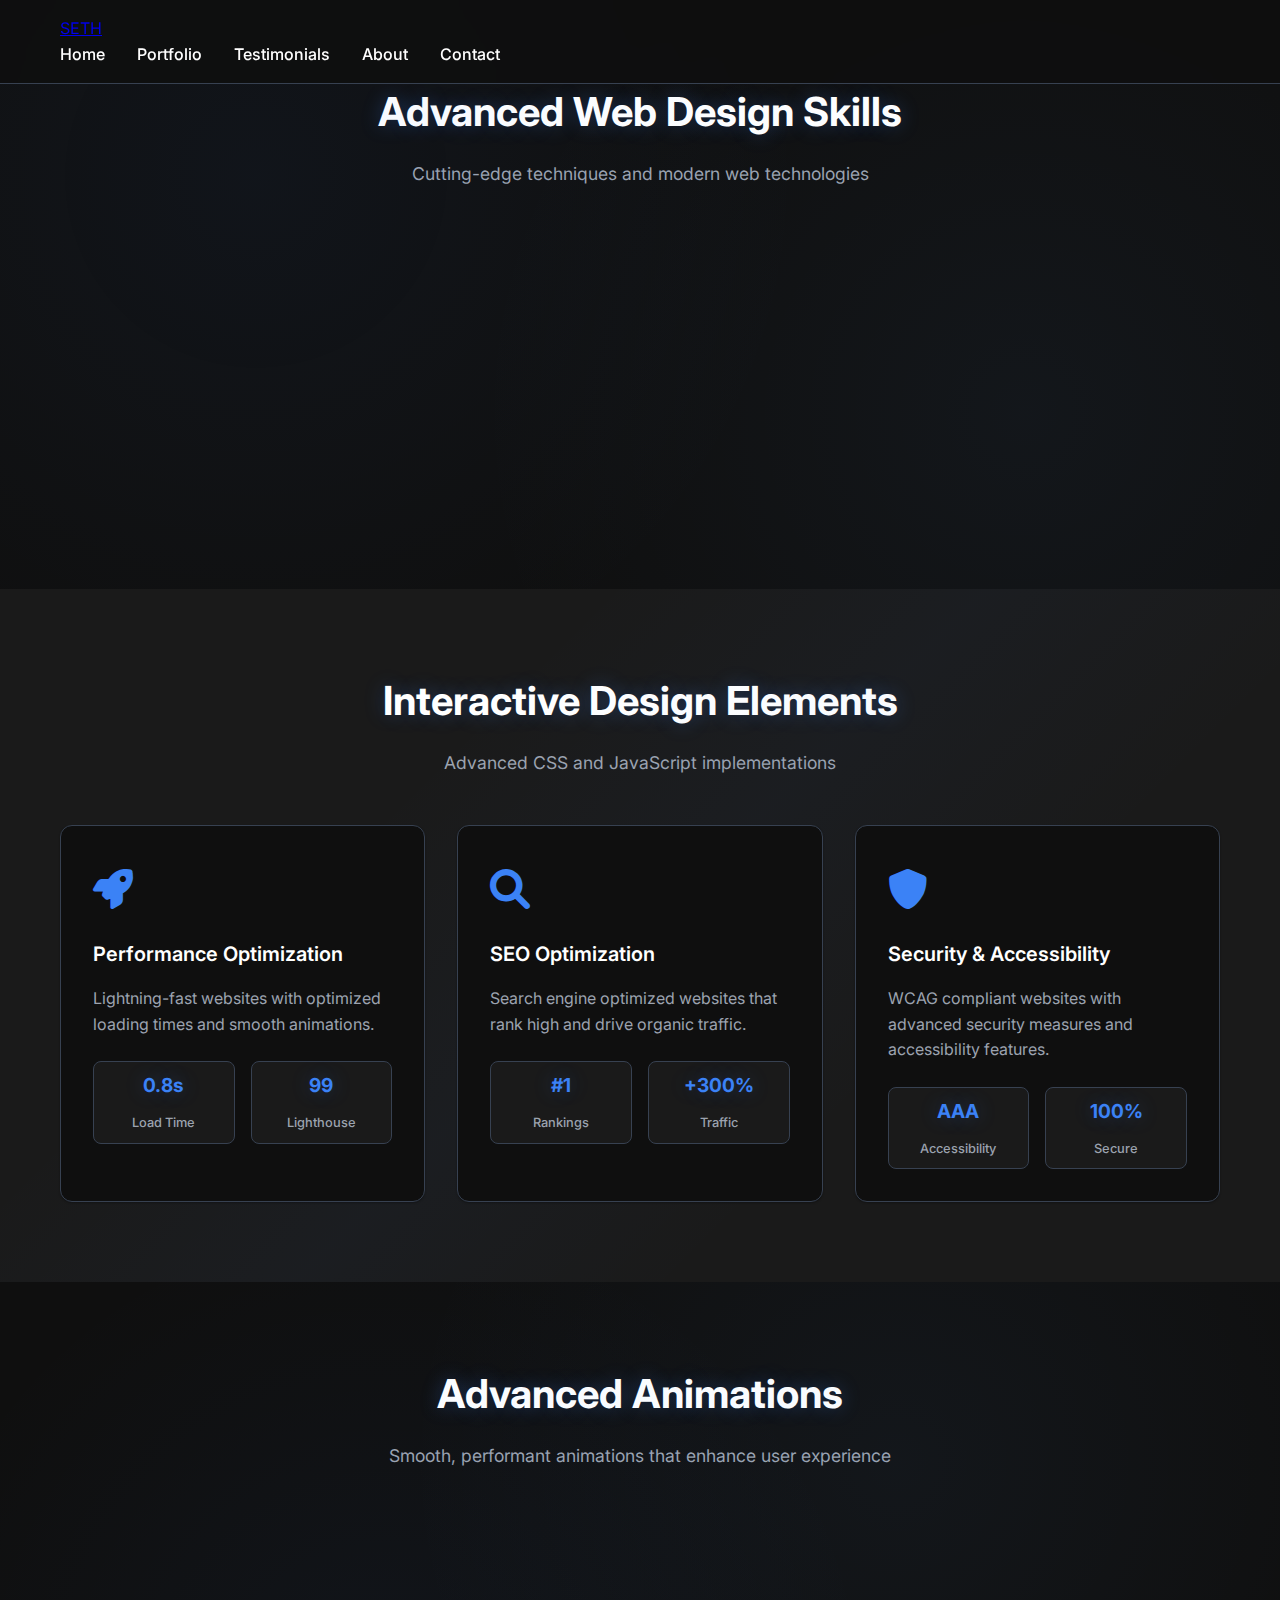
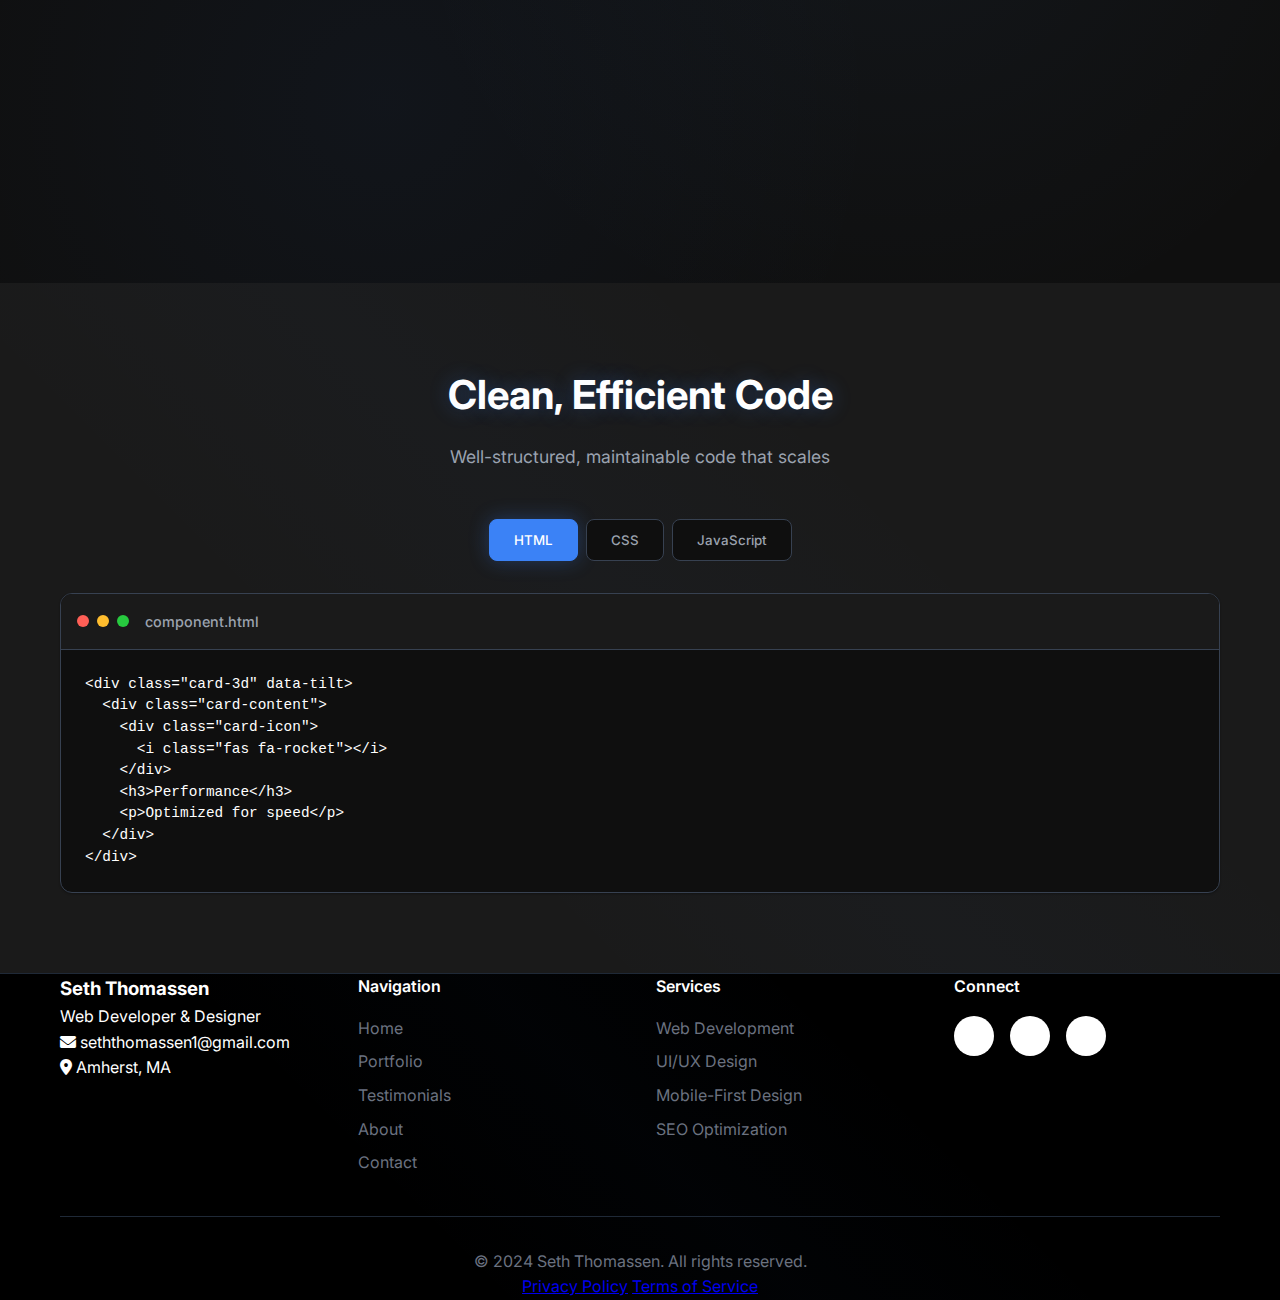
<file: portfolio.html>
<!DOCTYPE html>
<html lang="en">
<head>
    <meta charset="UTF-8">
    <meta name="viewport" content="width=device-width, initial-scale=1.0">
    <title>Portfolio - Seth Thomassen</title>
    <link rel="stylesheet" href="styles.css">
    <link href="https://fonts.googleapis.com/css2?family=Inter:wght@300;400;500;600;700&display=swap" rel="stylesheet">
    <link rel="stylesheet" href="https://cdnjs.cloudflare.com/ajax/libs/font-awesome/6.0.0/css/all.min.css">
</head>
<body>
    <!-- Navigation -->
    <nav class="navbar">
        <div class="container">
            <div class="nav-brand">
                <a href="index.html" class="logo-text">SETH</a>
            </div>
            <ul class="nav-menu">
                <li><a href="index.html" class="nav-link">Home</a></li>
                <li><a href="portfolio.html" class="nav-link active">Portfolio</a></li>
                <li><a href="testimonials.html" class="nav-link">Testimonials</a></li>
                <li><a href="about.html" class="nav-link">About</a></li>
                <li><a href="index.html#contact" class="nav-link">Contact</a></li>
            </ul>
            <div class="hamburger">
                <span></span>
                <span></span>
                <span></span>
            </div>
        </div>
    </nav>

    <!-- Advanced Skills Showcase -->
    <section class="skills-showcase">
        <div class="container">
            <h2 class="section-title">Advanced Web Design Skills</h2>
            <p class="section-subtitle">Cutting-edge techniques and modern web technologies</p>
            
            <div class="skills-showcase-grid">
                <div class="skill-showcase-card">
                    <div class="skill-header">
                        <div class="skill-icon">
                            <i class="fas fa-code"></i>
                        </div>
                        <h3>Frontend Development</h3>
                    </div>
                    <div class="skill-progress">
                        <div class="progress-bar">
                            <div class="progress-fill" data-progress="95"></div>
                        </div>
                        <span class="progress-text">95%</span>
                    </div>
                    <div class="skill-tags">
                        <span class="skill-tag">React</span>
                        <span class="skill-tag">Vue.js</span>
                        <span class="skill-tag">TypeScript</span>
                        <span class="skill-tag">SASS</span>
                    </div>
                </div>
                
                <div class="skill-showcase-card">
                    <div class="skill-header">
                        <div class="skill-icon">
                            <i class="fas fa-palette"></i>
                        </div>
                        <h3>UI/UX Design</h3>
                    </div>
                    <div class="skill-progress">
                        <div class="progress-bar">
                            <div class="progress-fill" data-progress="92"></div>
                        </div>
                        <span class="progress-text">92%</span>
                    </div>
                    <div class="skill-tags">
                        <span class="skill-tag">Figma</span>
                        <span class="skill-tag">Adobe XD</span>
                        <span class="skill-tag">Prototyping</span>
                        <span class="skill-tag">Wireframing</span>
                    </div>
                </div>
                
                <div class="skill-showcase-card">
                    <div class="skill-header">
                        <div class="skill-icon">
                            <i class="fas fa-mobile-alt"></i>
                        </div>
                        <h3>Responsive Design</h3>
                    </div>
                    <div class="skill-progress">
                        <div class="progress-bar">
                            <div class="progress-fill" data-progress="98"></div>
                        </div>
                        <span class="progress-text">98%</span>
                    </div>
                    <div class="skill-tags">
                        <span class="skill-tag">Mobile-First</span>
                        <span class="skill-tag">CSS Grid</span>
                        <span class="skill-tag">Flexbox</span>
                        <span class="skill-tag">Media Queries</span>
                    </div>
                </div>
            </div>
        </div>
    </section>

    <!-- Interactive 3D Cards -->
    <section class="interactive-cards">
        <div class="container">
            <h2 class="section-title">Interactive Design Elements</h2>
            <p class="section-subtitle">Advanced CSS and JavaScript implementations</p>
            
            <div class="cards-container">
                <div class="card-3d" data-tilt>
                    <div class="card-content">
                        <div class="card-icon">
                            <i class="fas fa-rocket"></i>
                        </div>
                        <h3>Performance Optimization</h3>
                        <p>Lightning-fast websites with optimized loading times and smooth animations.</p>
                        <div class="card-stats">
                            <div class="stat">
                                <span class="stat-number">0.8s</span>
                                <span class="stat-label">Load Time</span>
                            </div>
                            <div class="stat">
                                <span class="stat-number">99</span>
                                <span class="stat-label">Lighthouse</span>
                            </div>
                        </div>
                    </div>
                </div>
                
                <div class="card-3d" data-tilt>
                    <div class="card-content">
                        <div class="card-icon">
                            <i class="fas fa-search"></i>
                        </div>
                        <h3>SEO Optimization</h3>
                        <p>Search engine optimized websites that rank high and drive organic traffic.</p>
                        <div class="card-stats">
                            <div class="stat">
                                <span class="stat-number">#1</span>
                                <span class="stat-label">Rankings</span>
                            </div>
                            <div class="stat">
                                <span class="stat-number">+300%</span>
                                <span class="stat-label">Traffic</span>
                            </div>
                        </div>
                    </div>
                </div>
                
                <div class="card-3d" data-tilt>
                    <div class="card-content">
                        <div class="card-icon">
                            <i class="fas fa-shield-alt"></i>
                        </div>
                        <h3>Security & Accessibility</h3>
                        <p>WCAG compliant websites with advanced security measures and accessibility features.</p>
                        <div class="card-stats">
                            <div class="stat">
                                <span class="stat-number">AAA</span>
                                <span class="stat-label">Accessibility</span>
                            </div>
                            <div class="stat">
                                <span class="stat-number">100%</span>
                                <span class="stat-label">Secure</span>
                            </div>
                        </div>
                    </div>
                </div>
            </div>
        </div>
    </section>

    <!-- Advanced Animation Showcase -->
    <section class="animation-showcase">
        <div class="container">
            <h2 class="section-title">Advanced Animations</h2>
            <p class="section-subtitle">Smooth, performant animations that enhance user experience</p>
            
            <div class="animation-grid">
                <div class="animation-item">
                    <div class="animation-demo">
                        <div class="morphing-shape"></div>
                    </div>
                    <h3>Morphing Animations</h3>
                    <p>CSS-based shape morphing with smooth transitions</p>
                </div>
                
                <div class="animation-item">
                    <div class="animation-demo">
                        <div class="parallax-scene">
                            <div class="parallax-layer layer-1"></div>
                            <div class="parallax-layer layer-2"></div>
                            <div class="parallax-layer layer-3"></div>
                        </div>
                    </div>
                    <h3>Parallax Effects</h3>
                    <p>Multi-layer parallax scrolling with depth perception</p>
                </div>
                
                <div class="animation-item">
                    <div class="animation-demo">
                        <div class="loading-spinner">
                            <div class="spinner-ring"></div>
                            <div class="spinner-ring"></div>
                            <div class="spinner-ring"></div>
                        </div>
                    </div>
                    <h3>Custom Loaders</h3>
                    <p>Bespoke loading animations and micro-interactions</p>
                </div>
            </div>
        </div>
    </section>

    <!-- Code Snippet Showcase -->
    <section class="code-showcase">
        <div class="container">
            <h2 class="section-title">Clean, Efficient Code</h2>
            <p class="section-subtitle">Well-structured, maintainable code that scales</p>
            
            <div class="code-tabs">
                <div class="tab-buttons">
                    <button class="tab-btn active" data-tab="html">HTML</button>
                    <button class="tab-btn" data-tab="css">CSS</button>
                    <button class="tab-btn" data-tab="js">JavaScript</button>
                </div>
                
                <div class="tab-content">
                    <div class="tab-pane active" id="html">
                        <div class="code-editor">
                            <div class="editor-header">
                                <div class="editor-dots">
                                    <span></span>
                                    <span></span>
                                    <span></span>
                                </div>
                                <span class="file-name">component.html</span>
                            </div>
                            <div class="code-content">
                                <pre><code>&lt;div class="card-3d" data-tilt&gt;
  &lt;div class="card-content"&gt;
    &lt;div class="card-icon"&gt;
      &lt;i class="fas fa-rocket"&gt;&lt;/i&gt;
    &lt;/div&gt;
    &lt;h3&gt;Performance&lt;/h3&gt;
    &lt;p&gt;Optimized for speed&lt;/p&gt;
  &lt;/div&gt;
&lt;/div&gt;</code></pre>
                            </div>
                        </div>
                    </div>
                    
                    <div class="tab-pane" id="css">
                        <div class="code-editor">
                            <div class="editor-header">
                                <div class="editor-dots">
                                    <span></span>
                                    <span></span>
                                    <span></span>
                                </div>
                                <span class="file-name">styles.css</span>
                            </div>
                            <div class="code-content">
                                <pre><code>.card-3d {
  transform-style: preserve-3d;
  transition: transform 0.3s ease;
}

.card-3d:hover {
  transform: rotateY(10deg) rotateX(5deg);
  box-shadow: 0 20px 40px rgba(0,0,0,0.3);
}</code></pre>
                            </div>
                        </div>
                    </div>
                    
                    <div class="tab-pane" id="js">
                        <div class="code-editor">
                            <div class="editor-header">
                                <div class="editor-dots">
                                    <span></span>
                                    <span></span>
                                    <span></span>
                                </div>
                                <span class="file-name">script.js</span>
                            </div>
                            <div class="code-content">
                                <pre><code>// 3D Tilt Effect
VanillaTilt.init(document.querySelectorAll("[data-tilt]"), {
  max: 25,
  speed: 400,
  glare: true,
  "max-glare": 0.5
});</code></pre>
                            </div>
                        </div>
                    </div>
                </div>
            </div>
        </div>
    </section>

    <!-- Footer -->
    <footer class="footer">
        <div class="container">
            <div class="footer-content">
                <div class="footer-contact">
                    <h3>Seth Thomassen</h3>
                    <p>Web Developer & Designer</p>
                    <div class="footer-contact-item">
                        <i class="fas fa-envelope"></i>
                        <span>seththomassen1@gmail.com</span>
                    </div>
                    <div class="footer-contact-item">
                        <i class="fas fa-map-marker-alt"></i>
                        <span>Amherst, MA</span>
                    </div>
                </div>
                
                <div class="footer-section">
                    <h4>Navigation</h4>
                    <ul>
                        <li><a href="index.html">Home</a></li>
                        <li><a href="portfolio.html">Portfolio</a></li>
                        <li><a href="testimonials.html">Testimonials</a></li>
                        <li><a href="about.html">About</a></li>
                        <li><a href="index.html#contact">Contact</a></li>
                    </ul>
                </div>
                
                <div class="footer-section">
                    <h4>Services</h4>
                    <ul>
                        <li><a href="index.html#services">Web Development</a></li>
                        <li><a href="index.html#services">UI/UX Design</a></li>
                        <li><a href="index.html#services">Mobile-First Design</a></li>
                        <li><a href="index.html#services">SEO Optimization</a></li>
                    </ul>
                </div>
                
                <div class="footer-section">
                    <h4>Connect</h4>
                    <div class="social-links">
                        <a href="https://linkedin.com/in/seththomassen" target="_blank" class="social-link">
                            <i class="fab fa-linkedin"></i>
                        </a>
                        <a href="https://github.com/seththo" target="_blank" class="social-link">
                            <i class="fab fa-github"></i>
                        </a>
                        <a href="mailto:seththomassen1@gmail.com" class="social-link">
                            <i class="fas fa-envelope"></i>
                        </a>
                    </div>
                </div>
            </div>
            
            <div class="footer-bottom">
                <p>&copy; 2024 Seth Thomassen. All rights reserved.</p>
                <div class="footer-links">
                    <a href="/privacy">Privacy Policy</a>
                    <a href="/terms">Terms of Service</a>
                </div>
            </div>
        </div>
    </footer>

    <script src="script.js"></script>
</body>
</html>
</file>
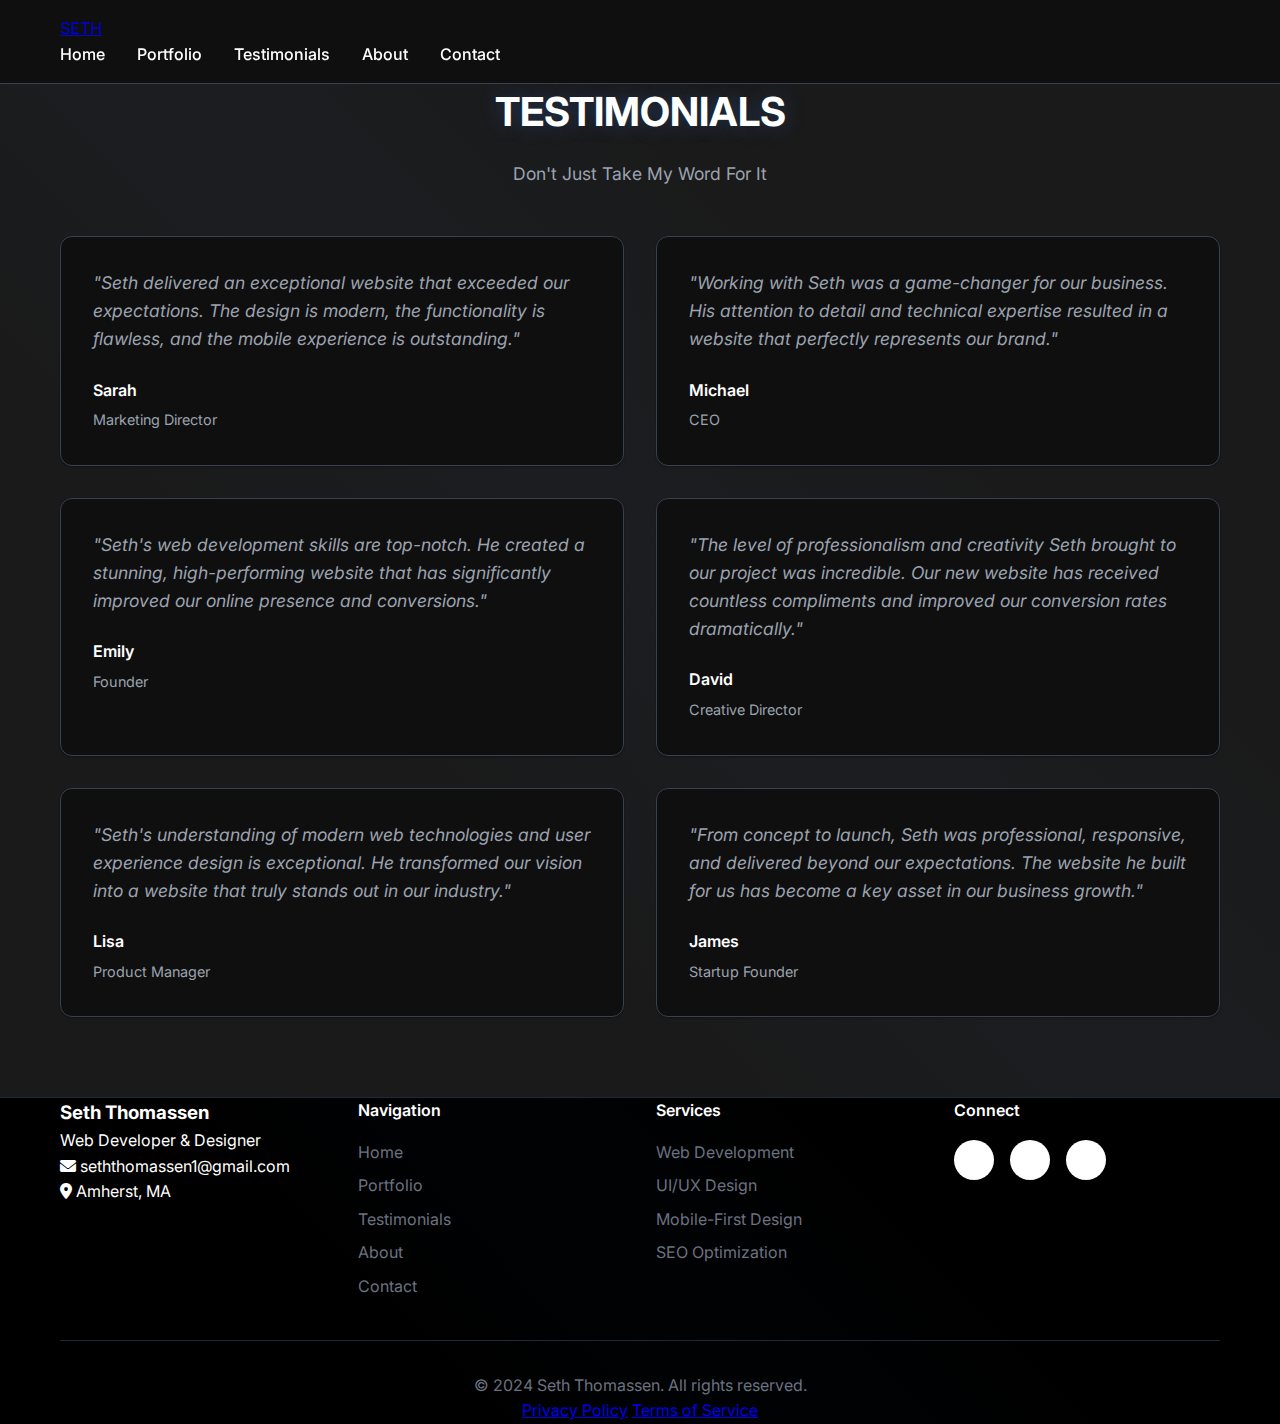
<file: testimonials.html>
<!DOCTYPE html>
<html lang="en">
<head>
    <meta charset="UTF-8">
    <meta name="viewport" content="width=device-width, initial-scale=1.0">
    <title>Testimonials - Seth Thomassen</title>
    <link rel="stylesheet" href="styles.css">
    <link href="https://fonts.googleapis.com/css2?family=Inter:wght@300;400;500;600;700&display=swap" rel="stylesheet">
    <link rel="stylesheet" href="https://cdnjs.cloudflare.com/ajax/libs/font-awesome/6.0.0/css/all.min.css">
</head>
<body>
    <!-- Navigation -->
    <nav class="navbar">
        <div class="container">
            <div class="nav-brand">
                <a href="index.html" class="logo-text">SETH</a>
            </div>
            <ul class="nav-menu">
                <li><a href="index.html" class="nav-link">Home</a></li>
                <li><a href="portfolio.html" class="nav-link">Portfolio</a></li>
                <li><a href="testimonials.html" class="nav-link active">Testimonials</a></li>
                <li><a href="about.html" class="nav-link">About</a></li>
                <li><a href="index.html#contact" class="nav-link">Contact</a></li>
            </ul>
            <div class="hamburger">
                <span></span>
                <span></span>
                <span></span>
            </div>
        </div>
    </nav>

    <!-- Testimonials Section -->
    <section id="testimonials" class="testimonials">
        <div class="container">
            <div class="section-header">
                <h2 class="section-title">TESTIMONIALS</h2>
                <p class="section-subtitle">Don't Just Take My Word For It</p>
            </div>
            <div class="testimonials-grid">
                <div class="testimonial-card">
                    <div class="testimonial-content">
                        <p>"Seth delivered an exceptional website that exceeded our expectations. The design is modern, the functionality is flawless, and the mobile experience is outstanding."</p>
                    </div>
                    <div class="testimonial-author">
                        <div class="author-info">
                            <h4>Sarah</h4>
                            <span>Marketing Director</span>
                        </div>
                    </div>
                </div>
                <div class="testimonial-card">
                    <div class="testimonial-content">
                        <p>"Working with Seth was a game-changer for our business. His attention to detail and technical expertise resulted in a website that perfectly represents our brand."</p>
                    </div>
                    <div class="testimonial-author">
                        <div class="author-info">
                            <h4>Michael</h4>
                            <span>CEO</span>
                        </div>
                    </div>
                </div>
                <div class="testimonial-card">
                    <div class="testimonial-content">
                        <p>"Seth's web development skills are top-notch. He created a stunning, high-performing website that has significantly improved our online presence and conversions."</p>
                    </div>
                    <div class="testimonial-author">
                        <div class="author-info">
                            <h4>Emily</h4>
                            <span>Founder</span>
                        </div>
                    </div>
                </div>
                <div class="testimonial-card">
                    <div class="testimonial-content">
                        <p>"The level of professionalism and creativity Seth brought to our project was incredible. Our new website has received countless compliments and improved our conversion rates dramatically."</p>
                    </div>
                    <div class="testimonial-author">
                        <div class="author-info">
                            <h4>David</h4>
                            <span>Creative Director</span>
                        </div>
                    </div>
                </div>
                <div class="testimonial-card">
                    <div class="testimonial-content">
                        <p>"Seth's understanding of modern web technologies and user experience design is exceptional. He transformed our vision into a website that truly stands out in our industry."</p>
                    </div>
                    <div class="testimonial-author">
                        <div class="author-info">
                            <h4>Lisa</h4>
                            <span>Product Manager</span>
                        </div>
                    </div>
                </div>
                <div class="testimonial-card">
                    <div class="testimonial-content">
                        <p>"From concept to launch, Seth was professional, responsive, and delivered beyond our expectations. The website he built for us has become a key asset in our business growth."</p>
                    </div>
                    <div class="testimonial-author">
                        <div class="author-info">
                            <h4>James</h4>
                            <span>Startup Founder</span>
                        </div>
                    </div>
                </div>
            </div>
        </div>
    </section>

    <!-- Footer -->
    <footer class="footer">
        <div class="container">
            <div class="footer-content">
                <div class="footer-contact">
                    <h3>Seth Thomassen</h3>
                    <p>Web Developer & Designer</p>
                    <div class="footer-contact-item">
                        <i class="fas fa-envelope"></i>
                        <span>seththomassen1@gmail.com</span>
                    </div>
                    <div class="footer-contact-item">
                        <i class="fas fa-map-marker-alt"></i>
                        <span>Amherst, MA</span>
                    </div>
                </div>
                
                <div class="footer-section">
                    <h4>Navigation</h4>
                    <ul>
                        <li><a href="index.html">Home</a></li>
                        <li><a href="portfolio.html">Portfolio</a></li>
                        <li><a href="testimonials.html">Testimonials</a></li>
                        <li><a href="about.html">About</a></li>
                        <li><a href="index.html#contact">Contact</a></li>
                    </ul>
                </div>
                
                <div class="footer-section">
                    <h4>Services</h4>
                    <ul>
                        <li><a href="index.html#services">Web Development</a></li>
                        <li><a href="index.html#services">UI/UX Design</a></li>
                        <li><a href="index.html#services">Mobile-First Design</a></li>
                        <li><a href="index.html#services">SEO Optimization</a></li>
                    </ul>
                </div>
                
                <div class="footer-section">
                    <h4>Connect</h4>
                    <div class="social-links">
                        <a href="https://linkedin.com/in/seththomassen" target="_blank" class="social-link">
                            <i class="fab fa-linkedin"></i>
                        </a>
                        <a href="https://github.com/seththo" target="_blank" class="social-link">
                            <i class="fab fa-github"></i>
                        </a>
                        <a href="mailto:seththomassen1@gmail.com" class="social-link">
                            <i class="fas fa-envelope"></i>
                        </a>
                    </div>
                </div>
            </div>
            
            <div class="footer-bottom">
                <p>&copy; 2024 Seth Thomassen. All rights reserved.</p>
                <div class="footer-links">
                    <a href="/privacy">Privacy Policy</a>
                    <a href="/terms">Terms of Service</a>
                </div>
            </div>
        </div>
    </footer>

    <script src="script.js"></script>
</body>
</html>
</file>
<file: styles.css>
/* Reset and Base Styles */
* {
    margin: 0;
    padding: 0;
    box-sizing: border-box;
}

:root {
    --primary-color: #ffffff;
    --secondary-color: #000000;
    --accent-color: #3b82f6;
    --accent-glow: #60a5fa;
    --text-primary: #ffffff;
    --text-secondary: #9ca3af;
    --text-light: #6b7280;
    --background-primary: #0f0f0f;
    --background-secondary: #1a1a1a;
    --background-dark: #000000;
    --border-color: #374151;
    --border-dark: #1f2937;
    --shadow-sm: 0 1px 2px 0 rgba(0, 0, 0, 0.3);
    --shadow-md: 0 4px 6px -1px rgba(0, 0, 0, 0.4), 0 2px 4px -1px rgba(0, 0, 0, 0.3);
    --shadow-lg: 0 10px 15px -3px rgba(0, 0, 0, 0.4), 0 4px 6px -2px rgba(0, 0, 0, 0.3);
    --shadow-xl: 0 20px 25px -5px rgba(0, 0, 0, 0.4), 0 10px 10px -5px rgba(0, 0, 0, 0.3);
    --glow-blue: 0 0 20px rgba(59, 130, 246, 0.3);
    --glow-accent: 0 0 30px rgba(96, 165, 250, 0.4);
}

body {
    font-family: 'Inter', sans-serif;
    line-height: 1.6;
    color: var(--text-primary);
    background: var(--background-primary);
    overflow-x: hidden;
}

.container {
    max-width: 1200px;
    margin: 0 auto;
    padding: 0 20px;
}

/* Navigation */
.navbar {
    position: fixed;
    top: 0;
    width: 100%;
    background: rgba(15, 15, 15, 0.95);
    backdrop-filter: blur(10px);
    z-index: 1000;
    padding: 1rem 0;
    border-bottom: 1px solid var(--border-color);
}

.nav-container {
    max-width: 1200px;
    margin: 0 auto;
    padding: 0 20px;
    display: flex;
    justify-content: space-between;
    align-items: center;
}

.nav-logo .logo-text {
    font-size: 1.5rem;
    font-weight: 800;
    color: var(--primary-color);
    letter-spacing: 1px;
    text-shadow: var(--glow-blue);
    animation: logoGlow 3s ease-in-out infinite alternate;
}

@keyframes logoGlow {
    0% { text-shadow: var(--glow-blue); }
    100% { text-shadow: var(--glow-accent); }
}

.nav-menu {
    display: flex;
    list-style: none;
    gap: 2rem;
}

.nav-link {
    color: var(--text-primary);
    text-decoration: none;
    font-weight: 500;
    transition: all 0.3s ease;
    position: relative;
}

.nav-link:hover {
    color: var(--accent-color);
    text-shadow: 0 0 10px rgba(59, 130, 246, 0.5);
}

.nav-link::after {
    content: '';
    position: absolute;
    bottom: -5px;
    left: 0;
    width: 0;
    height: 2px;
    background: var(--accent-color);
    transition: width 0.3s ease;
    box-shadow: var(--glow-blue);
}

.nav-link:hover::after {
    width: 100%;
}

.hamburger {
    display: none;
    flex-direction: column;
    cursor: pointer;
}

.bar {
    width: 25px;
    height: 3px;
    background: var(--text-primary);
    margin: 3px 0;
    transition: 0.3s;
}

/* Hero Section */
.hero {
    min-height: 100vh;
    display: flex;
    align-items: center;
    background: var(--background-primary);
    position: relative;
    padding-top: 80px;
    overflow: hidden;
}

.hero::before {
    content: '';
    position: absolute;
    top: 0;
    left: 0;
    right: 0;
    bottom: 0;
    background: 
        radial-gradient(circle at 20% 80%, rgba(59, 130, 246, 0.1) 0%, transparent 50%),
        radial-gradient(circle at 80% 20%, rgba(96, 165, 250, 0.1) 0%, transparent 50%),
        radial-gradient(circle at 40% 40%, rgba(59, 130, 246, 0.05) 0%, transparent 50%);
    pointer-events: none;
    animation: backgroundFloat 20s ease-in-out infinite;
}

@keyframes backgroundFloat {
    0%, 100% { transform: translateY(0px) rotate(0deg); }
    50% { transform: translateY(-20px) rotate(1deg); }
}

.hero-container {
    max-width: 1200px;
    margin: 0 auto;
    padding: 0 20px;
    text-align: center;
    position: relative;
    z-index: 2;
}

.hero-title {
    font-size: 3.5rem;
    font-weight: 800;
    margin-bottom: 1.5rem;
    line-height: 1.1;
    color: var(--text-primary);
    max-width: 800px;
    margin-left: auto;
    margin-right: auto;
    text-shadow: var(--glow-blue);
    animation: titleFloat 6s ease-in-out infinite;
}

@keyframes titleFloat {
    0%, 100% { transform: translateY(0px); }
    50% { transform: translateY(-10px); }
}

.hero-subtitle {
    font-size: 1.25rem;
    color: var(--text-secondary);
    margin-bottom: 2rem;
    line-height: 1.6;
    max-width: 600px;
    margin-left: auto;
    margin-right: auto;
    animation: subtitleFade 8s ease-in-out infinite;
}

@keyframes subtitleFade {
    0%, 100% { opacity: 0.8; }
    50% { opacity: 1; }
}

.hero-buttons {
    display: flex;
    gap: 1rem;
    justify-content: center;
    flex-wrap: wrap;
}

.btn {
    padding: 12px 30px;
    border: none;
    border-radius: 8px;
    font-weight: 600;
    text-decoration: none;
    display: inline-block;
    transition: all 0.3s ease;
    cursor: pointer;
    font-size: 1rem;
    font-family: 'Inter', sans-serif;
    position: relative;
    overflow: hidden;
}

.btn-primary {
    background: var(--accent-color);
    color: var(--primary-color);
    box-shadow: var(--shadow-md), var(--glow-blue);
}

.btn-primary:hover {
    transform: translateY(-2px);
    box-shadow: var(--shadow-lg), var(--glow-accent);
    animation: buttonPulse 2s ease-in-out infinite;
}

@keyframes buttonPulse {
    0%, 100% { box-shadow: var(--shadow-lg), var(--glow-blue); }
    50% { box-shadow: var(--shadow-lg), var(--glow-accent); }
}

.btn-secondary {
    background: transparent;
    color: var(--text-primary);
    border: 2px solid var(--border-color);
}

.btn-secondary:hover {
    background: var(--background-secondary);
    border-color: var(--accent-color);
    box-shadow: var(--glow-blue);
}

/* Floating Elements */
.floating-elements {
    position: absolute;
    top: 0;
    left: 0;
    width: 100%;
    height: 100%;
    pointer-events: none;
    z-index: 1;
}

.floating-element {
    position: absolute;
    font-size: 2rem;
    color: var(--accent-color);
    opacity: 0.3;
    animation: float 8s ease-in-out infinite;
}

.element-1 {
    top: 20%;
    left: 10%;
    animation-delay: 0s;
}

.element-2 {
    top: 60%;
    right: 15%;
    animation-delay: 2s;
}

.element-3 {
    top: 30%;
    right: 25%;
    animation-delay: 4s;
}

.element-4 {
    bottom: 20%;
    left: 20%;
    animation-delay: 6s;
}

@keyframes float {
    0%, 100% {
        transform: translateY(0px) rotate(0deg);
        opacity: 0.3;
    }
    50% {
        transform: translateY(-30px) rotate(5deg);
        opacity: 0.6;
    }
}

/* Stats Section */
.stats {
    background: var(--background-secondary);
    padding: 80px 0;
    position: relative;
    overflow: hidden;
}

.stats::before {
    content: '';
    position: absolute;
    top: 0;
    left: 0;
    right: 0;
    bottom: 0;
    background: linear-gradient(45deg, transparent 30%, rgba(59, 130, 246, 0.05) 50%, transparent 70%);
    animation: statsShimmer 10s linear infinite;
}

@keyframes statsShimmer {
    0% { transform: translateX(-100%); }
    100% { transform: translateX(100%); }
}

.stats-grid {
    display: grid;
    grid-template-columns: repeat(auto-fit, minmax(200px, 1fr));
    gap: 2rem;
    text-align: center;
    position: relative;
    z-index: 2;
}

.stat-item {
    padding: 2rem;
    background: var(--background-primary);
    border-radius: 12px;
    border: 1px solid var(--border-color);
    transition: all 0.3s ease;
    box-shadow: var(--shadow-sm);
    position: relative;
    overflow: hidden;
}

.stat-item::before {
    content: '';
    position: absolute;
    top: 0;
    left: -100%;
    width: 100%;
    height: 100%;
    background: linear-gradient(90deg, transparent, rgba(59, 130, 246, 0.1), transparent);
    transition: left 0.5s ease;
}

.stat-item:hover::before {
    left: 100%;
}

.stat-item:hover {
    transform: translateY(-5px);
    box-shadow: var(--shadow-lg), var(--glow-blue);
    border-color: var(--accent-color);
}

.stat-number {
    font-size: 2.5rem;
    font-weight: 800;
    color: var(--accent-color);
    margin-bottom: 0.5rem;
    display: block;
    text-shadow: var(--glow-blue);
    animation: numberGlow 4s ease-in-out infinite alternate;
}

@keyframes numberGlow {
    0% { text-shadow: var(--glow-blue); }
    100% { text-shadow: var(--glow-accent); }
}

.stat-label {
    color: var(--text-secondary);
    font-size: 0.9rem;
    font-weight: 500;
}

/* Sections */
section {
    padding: 80px 0;
}

.section-title {
    font-size: 2.5rem;
    font-weight: 700;
    text-align: center;
    margin-bottom: 1rem;
    color: var(--text-primary);
    text-shadow: var(--glow-blue);
    animation: titleGlow 5s ease-in-out infinite alternate;
}

@keyframes titleGlow {
    0% { text-shadow: var(--glow-blue); }
    100% { text-shadow: var(--glow-accent); }
}

.section-subtitle {
    text-align: center;
    color: var(--text-secondary);
    font-size: 1.1rem;
    margin-bottom: 3rem;
    max-width: 600px;
    margin-left: auto;
    margin-right: auto;
}

/* Services Section */
.services {
    background: var(--background-primary);
    position: relative;
    overflow: hidden;
}

.services::before {
    content: '';
    position: absolute;
    top: 0;
    left: 0;
    right: 0;
    bottom: 0;
    background: 
        radial-gradient(circle at 25% 25%, rgba(59, 130, 246, 0.05) 0%, transparent 50%),
        radial-gradient(circle at 75% 75%, rgba(96, 165, 250, 0.05) 0%, transparent 50%);
    pointer-events: none;
    animation: servicesFloat 15s ease-in-out infinite;
}

@keyframes servicesFloat {
    0%, 100% { transform: translateY(0px); }
    50% { transform: translateY(-15px); }
}

.services-grid {
    display: grid;
    grid-template-columns: repeat(auto-fit, minmax(350px, 1fr));
    gap: 2rem;
    position: relative;
    z-index: 2;
}

.service-card {
    background: var(--background-secondary);
    padding: 2rem;
    border-radius: 12px;
    text-align: center;
    border: 1px solid var(--border-color);
    transition: all 0.3s ease;
    box-shadow: var(--shadow-sm);
    position: relative;
    overflow: hidden;
}

.service-card::before {
    content: '';
    position: absolute;
    top: 0;
    left: -100%;
    width: 100%;
    height: 100%;
    background: linear-gradient(90deg, transparent, rgba(59, 130, 246, 0.1), transparent);
    transition: left 0.5s ease;
}

.service-card:hover::before {
    left: 100%;
}

.service-card:hover {
    transform: translateY(-5px);
    box-shadow: var(--shadow-lg), var(--glow-blue);
    border-color: var(--accent-color);
}

.service-icon {
    font-size: 2.5rem;
    color: var(--accent-color);
    margin-bottom: 1rem;
    animation: iconFloat 4s ease-in-out infinite;
}

@keyframes iconFloat {
    0%, 100% { transform: translateY(0px); }
    50% { transform: translateY(-5px); }
}

.service-card h3 {
    font-size: 1.25rem;
    font-weight: 600;
    margin-bottom: 1rem;
    color: var(--text-primary);
}

.service-card p {
    color: var(--text-secondary);
    line-height: 1.6;
}

/* Portfolio Section */
.portfolio {
    background: var(--background-secondary);
    position: relative;
    overflow: hidden;
}

.portfolio::before {
    content: '';
    position: absolute;
    top: 0;
    left: 0;
    right: 0;
    bottom: 0;
    background: linear-gradient(-45deg, transparent 30%, rgba(59, 130, 246, 0.03) 50%, transparent 70%);
    animation: portfolioShimmer 12s linear infinite;
}

@keyframes portfolioShimmer {
    0% { transform: translateX(-100%); }
    100% { transform: translateX(100%); }
}

.portfolio-grid {
    display: grid;
    grid-template-columns: repeat(auto-fit, minmax(400px, 1fr));
    gap: 2rem;
    position: relative;
    z-index: 2;
}

.portfolio-item {
    background: var(--background-primary);
    border-radius: 12px;
    overflow: hidden;
    transition: all 0.3s ease;
    border: 1px solid var(--border-color);
    box-shadow: var(--shadow-sm);
    position: relative;
}

.portfolio-item::before {
    content: '';
    position: absolute;
    top: 0;
    left: -100%;
    width: 100%;
    height: 100%;
    background: linear-gradient(90deg, transparent, rgba(59, 130, 246, 0.1), transparent);
    transition: left 0.5s ease;
    z-index: 1;
}

.portfolio-item:hover::before {
    left: 100%;
}

.portfolio-item:hover {
    transform: translateY(-5px);
    box-shadow: var(--shadow-lg), var(--glow-blue);
    border-color: var(--accent-color);
}

.portfolio-link {
    text-decoration: none;
    color: inherit;
    display: block;
    height: 100%;
    position: relative;
    z-index: 2;
}

.portfolio-image {
    height: 200px;
    background: var(--background-secondary);
    display: flex;
    align-items: center;
    justify-content: center;
    padding: 1rem;
}

.project-preview {
    width: 100%;
    height: 100%;
    background: var(--background-primary);
    border-radius: 8px;
    overflow: hidden;
    border: 1px solid var(--border-color);
}

.browser-bar {
    height: 30px;
    background: var(--background-secondary);
    display: flex;
    align-items: center;
    padding: 0 10px;
    border-bottom: 1px solid var(--border-color);
}

.browser-dots {
    display: flex;
    gap: 5px;
}

.browser-dots span {
    width: 12px;
    height: 12px;
    border-radius: 50%;
    background: var(--text-light);
}

.browser-dots span:nth-child(1) {
    background: #ff5f56;
}

.browser-dots span:nth-child(2) {
    background: #ffbd2e;
}

.browser-dots span:nth-child(3) {
    background: #27ca3f;
}

.project-content {
    padding: 15px;
    height: calc(100% - 30px);
}

.project-header {
    height: 20px;
    background: var(--background-secondary);
    border-radius: 4px;
    margin-bottom: 10px;
}

.project-body {
    display: flex;
    flex-direction: column;
    gap: 8px;
}

.content-line {
    height: 12px;
    background: var(--background-secondary);
    border-radius: 4px;
}

.content-line.short {
    width: 60%;
}

.portfolio-info {
    padding: 1.5rem;
}

.portfolio-info h3 {
    font-size: 1.25rem;
    font-weight: 600;
    margin-bottom: 0.5rem;
    color: var(--text-primary);
}

.portfolio-info p {
    color: var(--text-secondary);
    margin-bottom: 1rem;
    line-height: 1.5;
}

.tech-stack {
    display: flex;
    flex-wrap: wrap;
    gap: 0.5rem;
}

.tech-tag {
    background: var(--accent-color);
    color: var(--primary-color);
    padding: 4px 12px;
    border-radius: 20px;
    font-size: 0.8rem;
    font-weight: 500;
    box-shadow: var(--glow-blue);
}

/* About Section */
.about {
    background: var(--background-primary);
    position: relative;
    overflow: hidden;
}

.about::before {
    content: '';
    position: absolute;
    top: 0;
    left: 0;
    right: 0;
    bottom: 0;
    background: 
        radial-gradient(circle at 30% 70%, rgba(59, 130, 246, 0.05) 0%, transparent 50%),
        radial-gradient(circle at 70% 30%, rgba(96, 165, 250, 0.05) 0%, transparent 50%);
    pointer-events: none;
    animation: aboutFloat 18s ease-in-out infinite;
}

@keyframes aboutFloat {
    0%, 100% { transform: translateY(0px) rotate(0deg); }
    50% { transform: translateY(-10px) rotate(0.5deg); }
}

.about-content {
    display: grid;
    grid-template-columns: 2fr 1fr;
    gap: 4rem;
    align-items: start;
    position: relative;
    z-index: 2;
}

.about-text p {
    color: var(--text-secondary);
    margin-bottom: 1.5rem;
    line-height: 1.7;
    font-size: 1.1rem;
}

.skills h3 {
    font-size: 1.5rem;
    font-weight: 600;
    margin-bottom: 1.5rem;
    color: var(--text-primary);
}

.skills-grid {
    display: grid;
    gap: 1.5rem;
}

.skill-category h4 {
    color: var(--accent-color);
    margin-bottom: 0.5rem;
    font-weight: 600;
    text-shadow: var(--glow-blue);
}

.skill-tags {
    display: flex;
    flex-wrap: wrap;
    gap: 0.5rem;
}

.skill-tag {
    background: var(--background-secondary);
    color: var(--text-primary);
    padding: 6px 12px;
    border-radius: 20px;
    font-size: 0.9rem;
    border: 1px solid var(--border-color);
    transition: all 0.3s ease;
}

.skill-tag:hover {
    border-color: var(--accent-color);
    box-shadow: var(--glow-blue);
}

.profile-card {
    background: var(--background-secondary);
    padding: 2rem;
    border-radius: 12px;
    text-align: center;
    border: 1px solid var(--border-color);
    box-shadow: var(--shadow-sm);
    position: relative;
    overflow: hidden;
}

.profile-card::before {
    content: '';
    position: absolute;
    top: 0;
    left: -100%;
    width: 100%;
    height: 100%;
    background: linear-gradient(90deg, transparent, rgba(59, 130, 246, 0.1), transparent);
    transition: left 0.5s ease;
}

.profile-card:hover::before {
    left: 100%;
}

.profile-avatar {
    margin-bottom: 1.5rem;
}

.avatar-placeholder {
    font-size: 4rem;
    width: 100px;
    height: 100px;
    background: var(--accent-color);
    border-radius: 50%;
    display: flex;
    align-items: center;
    justify-content: center;
    margin: 0 auto;
    color: var(--primary-color);
    box-shadow: var(--glow-blue);
    animation: avatarRotate 10s linear infinite;
}

@keyframes avatarRotate {
    0% { transform: rotate(0deg); }
    100% { transform: rotate(360deg); }
}

.profile-stats {
    display: grid;
    grid-template-columns: repeat(3, 1fr);
    gap: 1rem;
}

.stat {
    text-align: center;
}

.stat-number {
    display: block;
    font-size: 1.5rem;
    font-weight: 700;
    color: var(--accent-color);
    text-shadow: var(--glow-blue);
}

.stat-label {
    font-size: 0.9rem;
    color: var(--text-secondary);
}

/* Testimonials Section */
.testimonials {
    background: var(--background-secondary);
    position: relative;
    overflow: hidden;
}

.testimonials::before {
    content: '';
    position: absolute;
    top: 0;
    left: 0;
    right: 0;
    bottom: 0;
    background: linear-gradient(45deg, transparent 30%, rgba(59, 130, 246, 0.03) 50%, transparent 70%);
    animation: testimonialsShimmer 15s linear infinite;
}

@keyframes testimonialsShimmer {
    0% { transform: translateX(-100%); }
    100% { transform: translateX(100%); }
}

.testimonials-grid {
    display: grid;
    grid-template-columns: repeat(auto-fit, minmax(400px, 1fr));
    gap: 2rem;
    position: relative;
    z-index: 2;
}

.testimonial-card {
    background: var(--background-primary);
    padding: 2rem;
    border-radius: 12px;
    border: 1px solid var(--border-color);
    box-shadow: var(--shadow-sm);
    transition: all 0.3s ease;
    position: relative;
    overflow: hidden;
}

.testimonial-card::before {
    content: '';
    position: absolute;
    top: 0;
    left: -100%;
    width: 100%;
    height: 100%;
    background: linear-gradient(90deg, transparent, rgba(59, 130, 246, 0.1), transparent);
    transition: left 0.5s ease;
}

.testimonial-card:hover::before {
    left: 100%;
}

.testimonial-card:hover {
    transform: translateY(-5px);
    box-shadow: var(--shadow-lg), var(--glow-blue);
    border-color: var(--accent-color);
}

.testimonial-content p {
    color: var(--text-secondary);
    font-style: italic;
    margin-bottom: 1.5rem;
    line-height: 1.6;
    font-size: 1.1rem;
}

.testimonial-author h4 {
    color: var(--text-primary);
    font-weight: 600;
    margin-bottom: 0.25rem;
}

.testimonial-author span {
    color: var(--text-secondary);
    font-size: 0.9rem;
}

/* Contact Section */
.contact {
    background: var(--background-primary);
    position: relative;
    overflow: hidden;
}

.contact::before {
    content: '';
    position: absolute;
    top: 0;
    left: 0;
    right: 0;
    bottom: 0;
    background: 
        radial-gradient(circle at 20% 80%, rgba(59, 130, 246, 0.05) 0%, transparent 50%),
        radial-gradient(circle at 80% 20%, rgba(96, 165, 250, 0.05) 0%, transparent 50%);
    pointer-events: none;
    animation: contactFloat 25s ease-in-out infinite;
}

@keyframes contactFloat {
    0%, 100% { transform: translateY(0px); }
    50% { transform: translateY(-8px); }
}

.contact-content {
    display: grid;
    grid-template-columns: 1fr 1fr;
    gap: 4rem;
    position: relative;
    z-index: 2;
}

.contact-info h3 {
    font-size: 1.8rem;
    font-weight: 600;
    margin-bottom: 1rem;
    color: var(--text-primary);
}

.contact-info p {
    color: var(--text-secondary);
    margin-bottom: 2rem;
    line-height: 1.6;
}

.contact-methods {
    display: flex;
    flex-direction: column;
    gap: 1rem;
}

.contact-method {
    display: flex;
    align-items: center;
    gap: 1rem;
    color: var(--text-secondary);
    transition: all 0.3s ease;
}

.contact-method:hover {
    color: var(--accent-color);
    transform: translateX(5px);
}

.contact-method i {
    color: var(--accent-color);
    font-size: 1.2rem;
    width: 20px;
    animation: iconPulse 2s ease-in-out infinite;
}

@keyframes iconPulse {
    0%, 100% { transform: scale(1); }
    50% { transform: scale(1.1); }
}

.contact-form {
    background: var(--background-secondary);
    padding: 2rem;
    border-radius: 12px;
    border: 1px solid var(--border-color);
    box-shadow: var(--shadow-sm);
    position: relative;
    overflow: hidden;
}

.contact-form::before {
    content: '';
    position: absolute;
    top: 0;
    left: -100%;
    width: 100%;
    height: 100%;
    background: linear-gradient(90deg, transparent, rgba(59, 130, 246, 0.1), transparent);
    transition: left 0.5s ease;
}

.contact-form:hover::before {
    left: 100%;
}

.form-group {
    margin-bottom: 1.5rem;
}

.form-group input,
.form-group textarea,
.form-group select {
    width: 100%;
    padding: 12px 16px;
    border: 1px solid var(--border-color);
    border-radius: 8px;
    background: var(--background-primary);
    color: var(--text-primary);
    font-family: inherit;
    font-size: 1rem;
    transition: all 0.3s ease;
}

.form-group input:focus,
.form-group textarea:focus,
.form-group select:focus {
    outline: none;
    border-color: var(--accent-color);
    box-shadow: var(--glow-blue);
}

.form-group input::placeholder,
.form-group textarea::placeholder {
    color: var(--text-light);
}

/* Footer */
.footer {
    background: var(--background-dark);
    color: var(--primary-color);
    border-top: 1px solid var(--border-dark);
    position: relative;
    overflow: hidden;
}

.footer::before {
    content: '';
    position: absolute;
    top: 0;
    left: 0;
    right: 0;
    bottom: 0;
    background: linear-gradient(45deg, transparent 30%, rgba(59, 130, 246, 0.02) 50%, transparent 70%);
    animation: footerShimmer 20s linear infinite;
}

@keyframes footerShimmer {
    0% { transform: translateX(-100%); }
    100% { transform: translateX(100%); }
}

.footer-content {
    display: grid;
    grid-template-columns: repeat(auto-fit, minmax(250px, 1fr));
    gap: 2rem;
    margin-bottom: 2rem;
    position: relative;
    z-index: 2;
}

.footer-section h3,
.footer-section h4 {
    color: var(--primary-color);
    margin-bottom: 1rem;
    font-weight: 600;
}

.footer-section p {
    color: var(--text-light);
    line-height: 1.6;
}

.footer-section ul {
    list-style: none;
}

.footer-section ul li {
    margin-bottom: 0.5rem;
}

.footer-section ul li a {
    color: var(--text-light);
    text-decoration: none;
    transition: all 0.3s ease;
}

.footer-section ul li a:hover {
    color: var(--accent-color);
    text-shadow: var(--glow-blue);
}

.social-links {
    display: flex;
    gap: 1rem;
}

.social-link {
    display: inline-flex;
    align-items: center;
    justify-content: center;
    width: 40px;
    height: 40px;
    background: var(--text-primary);
    color: var(--primary-color);
    border-radius: 50%;
    text-decoration: none;
    transition: all 0.3s ease;
    position: relative;
    overflow: hidden;
}

.social-link::before {
    content: '';
    position: absolute;
    top: 0;
    left: -100%;
    width: 100%;
    height: 100%;
    background: linear-gradient(90deg, transparent, rgba(59, 130, 246, 0.3), transparent);
    transition: left 0.5s ease;
}

.social-link:hover::before {
    left: 100%;
}

.social-link:hover {
    background: var(--accent-color);
    transform: translateY(-2px);
    box-shadow: var(--glow-blue);
}

.footer-bottom {
    text-align: center;
    padding-top: 2rem;
    border-top: 1px solid var(--border-dark);
    color: var(--text-light);
    position: relative;
    z-index: 2;
}

/* Responsive Design */
@media (max-width: 768px) {
    .hamburger {
        display: flex;
    }

    .nav-menu {
        position: fixed;
        left: -100%;
        top: 70px;
        flex-direction: column;
        background-color: var(--background-primary);
        width: 100%;
        text-align: center;
        transition: 0.3s;
        box-shadow: var(--shadow-lg);
        padding: 2rem 0;
        border-top: 1px solid var(--border-color);
    }

    .nav-menu.active {
        left: 0;
    }

    .hero-title {
        font-size: 2.5rem;
    }

    .hero-buttons {
        justify-content: center;
    }

    .about-content {
        grid-template-columns: 1fr;
        gap: 2rem;
    }

    .contact-content {
        grid-template-columns: 1fr;
        gap: 2rem;
    }

    .section-title {
        font-size: 2rem;
    }

    .services-grid {
        grid-template-columns: 1fr;
    }

    .portfolio-grid {
        grid-template-columns: 1fr;
    }

    .testimonials-grid {
        grid-template-columns: 1fr;
    }

    .floating-elements {
        display: none;
    }
}

@media (max-width: 480px) {
    .container {
        padding: 0 15px;
    }

    .hero-title {
        font-size: 2rem;
    }

    .btn {
        padding: 10px 20px;
        font-size: 0.9rem;
    }
}

/* Smooth Scrolling */
html {
    scroll-behavior: smooth;
}

/* Custom Scrollbar */
::-webkit-scrollbar {
    width: 8px;
}

::-webkit-scrollbar-track {
    background: var(--background-secondary);
}

::-webkit-scrollbar-thumb {
    background: var(--accent-color);
    border-radius: 4px;
    box-shadow: var(--glow-blue);
}

::-webkit-scrollbar-thumb:hover {
    background: var(--accent-glow);
} 

/* Advanced Skills Showcase */
.skills-showcase {
    background: var(--background-primary);
    position: relative;
    overflow: hidden;
}

.skills-showcase::before {
    content: '';
    position: absolute;
    top: 0;
    left: 0;
    right: 0;
    bottom: 0;
    background: 
        radial-gradient(circle at 20% 30%, rgba(59, 130, 246, 0.05) 0%, transparent 50%),
        radial-gradient(circle at 80% 70%, rgba(96, 165, 250, 0.05) 0%, transparent 50%);
    pointer-events: none;
    animation: skillsFloat 22s ease-in-out infinite;
}

@keyframes skillsFloat {
    0%, 100% { transform: translateY(0px) rotate(0deg); }
    50% { transform: translateY(-12px) rotate(0.3deg); }
}

.skills-showcase-grid {
    display: grid;
    grid-template-columns: repeat(auto-fit, minmax(350px, 1fr));
    gap: 2rem;
    position: relative;
    z-index: 2;
}

.skill-showcase-card {
    background: var(--background-secondary);
    padding: 2rem;
    border-radius: 12px;
    border: 1px solid var(--border-color);
    transition: all 0.3s ease;
    box-shadow: var(--shadow-sm);
    position: relative;
    overflow: hidden;
}

.skill-showcase-card::before {
    content: '';
    position: absolute;
    top: 0;
    left: -100%;
    width: 100%;
    height: 100%;
    background: linear-gradient(90deg, transparent, rgba(59, 130, 246, 0.1), transparent);
    transition: left 0.5s ease;
}

.skill-showcase-card:hover::before {
    left: 100%;
}

.skill-showcase-card:hover {
    transform: translateY(-5px);
    box-shadow: var(--shadow-lg), var(--glow-blue);
    border-color: var(--accent-color);
}

.skill-header {
    display: flex;
    align-items: center;
    gap: 1rem;
    margin-bottom: 1.5rem;
}

.skill-icon {
    font-size: 2rem;
    color: var(--accent-color);
    animation: iconPulse 3s ease-in-out infinite;
}

.skill-header h3 {
    font-size: 1.25rem;
    font-weight: 600;
    color: var(--text-primary);
}

.skill-progress {
    display: flex;
    align-items: center;
    gap: 1rem;
    margin-bottom: 1.5rem;
}

.progress-bar {
    flex: 1;
    height: 8px;
    background: var(--background-primary);
    border-radius: 4px;
    overflow: hidden;
    position: relative;
}

.progress-fill {
    height: 100%;
    background: linear-gradient(90deg, var(--accent-color), var(--accent-glow));
    border-radius: 4px;
    width: 0%;
    transition: width 2s ease;
    position: relative;
    overflow: hidden;
}

.progress-fill::after {
    content: '';
    position: absolute;
    top: 0;
    left: -100%;
    width: 100%;
    height: 100%;
    background: linear-gradient(90deg, transparent, rgba(255, 255, 255, 0.3), transparent);
    animation: progressShimmer 2s ease-in-out infinite;
}

@keyframes progressShimmer {
    0% { left: -100%; }
    100% { left: 100%; }
}

.progress-text {
    font-weight: 600;
    color: var(--accent-color);
    min-width: 40px;
}

/* Interactive 3D Cards */
.interactive-cards {
    background: var(--background-secondary);
    position: relative;
    overflow: hidden;
}

.interactive-cards::before {
    content: '';
    position: absolute;
    top: 0;
    left: 0;
    right: 0;
    bottom: 0;
    background: linear-gradient(-45deg, transparent 30%, rgba(59, 130, 246, 0.03) 50%, transparent 70%);
    animation: cardsShimmer 18s linear infinite;
}

@keyframes cardsShimmer {
    0% { transform: translateX(-100%); }
    100% { transform: translateX(100%); }
}

.cards-container {
    display: grid;
    grid-template-columns: repeat(auto-fit, minmax(350px, 1fr));
    gap: 2rem;
    position: relative;
    z-index: 2;
}

.card-3d {
    background: var(--background-primary);
    border-radius: 12px;
    padding: 2rem;
    border: 1px solid var(--border-color);
    box-shadow: var(--shadow-sm);
    transition: all 0.3s ease;
    transform-style: preserve-3d;
    position: relative;
    overflow: hidden;
}

.card-3d::before {
    content: '';
    position: absolute;
    top: 0;
    left: -100%;
    width: 100%;
    height: 100%;
    background: linear-gradient(90deg, transparent, rgba(59, 130, 246, 0.1), transparent);
    transition: left 0.5s ease;
}

.card-3d:hover::before {
    left: 100%;
}

.card-3d:hover {
    transform: translateY(-10px) rotateY(5deg) rotateX(2deg);
    box-shadow: var(--shadow-xl), var(--glow-accent);
    border-color: var(--accent-color);
}

.card-icon {
    font-size: 2.5rem;
    color: var(--accent-color);
    margin-bottom: 1rem;
    animation: iconFloat 4s ease-in-out infinite;
}

.card-content h3 {
    font-size: 1.25rem;
    font-weight: 600;
    margin-bottom: 1rem;
    color: var(--text-primary);
}

.card-content p {
    color: var(--text-secondary);
    margin-bottom: 1.5rem;
    line-height: 1.6;
}

.card-stats {
    display: grid;
    grid-template-columns: 1fr 1fr;
    gap: 1rem;
}

.card-stats .stat {
    text-align: center;
    padding: 0.5rem;
    background: var(--background-secondary);
    border-radius: 8px;
    border: 1px solid var(--border-color);
}

.card-stats .stat-number {
    display: block;
    font-size: 1.2rem;
    font-weight: 700;
    color: var(--accent-color);
    text-shadow: var(--glow-blue);
}

.card-stats .stat-label {
    font-size: 0.8rem;
    color: var(--text-secondary);
}

/* Advanced Animation Showcase */
.animation-showcase {
    background: var(--background-primary);
    position: relative;
    overflow: hidden;
}

.animation-showcase::before {
    content: '';
    position: absolute;
    top: 0;
    left: 0;
    right: 0;
    bottom: 0;
    background: 
        radial-gradient(circle at 30% 70%, rgba(59, 130, 246, 0.05) 0%, transparent 50%),
        radial-gradient(circle at 70% 30%, rgba(96, 165, 250, 0.05) 0%, transparent 50%);
    pointer-events: none;
    animation: animationFloat 25s ease-in-out infinite;
}

@keyframes animationFloat {
    0%, 100% { transform: translateY(0px) rotate(0deg); }
    50% { transform: translateY(-8px) rotate(0.2deg); }
}

.animation-grid {
    display: grid;
    grid-template-columns: repeat(auto-fit, minmax(300px, 1fr));
    gap: 2rem;
    position: relative;
    z-index: 2;
}

.animation-item {
    background: var(--background-secondary);
    padding: 2rem;
    border-radius: 12px;
    border: 1px solid var(--border-color);
    text-align: center;
    transition: all 0.3s ease;
    box-shadow: var(--shadow-sm);
}

.animation-item:hover {
    transform: translateY(-5px);
    box-shadow: var(--shadow-lg), var(--glow-blue);
    border-color: var(--accent-color);
}

.animation-demo {
    height: 120px;
    display: flex;
    align-items: center;
    justify-content: center;
    margin-bottom: 1rem;
    position: relative;
}

/* Morphing Shape Animation */
.morphing-shape {
    width: 60px;
    height: 60px;
    background: var(--accent-color);
    border-radius: 50%;
    animation: morphShape 4s ease-in-out infinite;
}

@keyframes morphShape {
    0%, 100% {
        border-radius: 50%;
        transform: rotate(0deg);
    }
    25% {
        border-radius: 0%;
        transform: rotate(90deg);
    }
    50% {
        border-radius: 50% 0% 50% 0%;
        transform: rotate(180deg);
    }
    75% {
        border-radius: 0% 50% 0% 50%;
        transform: rotate(270deg);
    }
}

/* Parallax Scene */
.parallax-scene {
    width: 100%;
    height: 100%;
    position: relative;
    overflow: hidden;
}

.parallax-layer {
    position: absolute;
    width: 100%;
    height: 100%;
    background: var(--accent-color);
    border-radius: 50%;
    opacity: 0.3;
}

.layer-1 {
    animation: parallaxLayer1 6s ease-in-out infinite;
}

.layer-2 {
    animation: parallaxLayer2 8s ease-in-out infinite;
}

.layer-3 {
    animation: parallaxLayer3 10s ease-in-out infinite;
}

@keyframes parallaxLayer1 {
    0%, 100% { transform: translateX(-20px) translateY(-10px); }
    50% { transform: translateX(20px) translateY(10px); }
}

@keyframes parallaxLayer2 {
    0%, 100% { transform: translateX(15px) translateY(-15px); }
    50% { transform: translateX(-15px) translateY(15px); }
}

@keyframes parallaxLayer3 {
    0%, 100% { transform: translateX(-10px) translateY(20px); }
    50% { transform: translateX(10px) translateY(-20px); }
}

/* Loading Spinner */
.loading-spinner {
    position: relative;
    width: 60px;
    height: 60px;
}

.spinner-ring {
    position: absolute;
    width: 100%;
    height: 100%;
    border: 3px solid transparent;
    border-top: 3px solid var(--accent-color);
    border-radius: 50%;
    animation: spin 1s linear infinite;
}

.spinner-ring:nth-child(1) {
    animation-delay: 0s;
}

.spinner-ring:nth-child(2) {
    width: 80%;
    height: 80%;
    top: 10%;
    left: 10%;
    animation-delay: 0.2s;
    animation-duration: 1.2s;
}

.spinner-ring:nth-child(3) {
    width: 60%;
    height: 60%;
    top: 20%;
    left: 20%;
    animation-delay: 0.4s;
    animation-duration: 1.4s;
}

@keyframes spin {
    0% { transform: rotate(0deg); }
    100% { transform: rotate(360deg); }
}

.animation-item h3 {
    font-size: 1.1rem;
    font-weight: 600;
    margin-bottom: 0.5rem;
    color: var(--text-primary);
}

.animation-item p {
    color: var(--text-secondary);
    font-size: 0.9rem;
}

/* Code Showcase */
.code-showcase {
    background: var(--background-secondary);
    position: relative;
    overflow: hidden;
}

.code-showcase::before {
    content: '';
    position: absolute;
    top: 0;
    left: 0;
    right: 0;
    bottom: 0;
    background: linear-gradient(45deg, transparent 30%, rgba(59, 130, 246, 0.02) 50%, transparent 70%);
    animation: codeShimmer 20s linear infinite;
}

@keyframes codeShimmer {
    0% { transform: translateX(-100%); }
    100% { transform: translateX(100%); }
}

.code-tabs {
    position: relative;
    z-index: 2;
}

.tab-buttons {
    display: flex;
    gap: 0.5rem;
    margin-bottom: 2rem;
    justify-content: center;
}

.tab-btn {
    padding: 0.75rem 1.5rem;
    background: var(--background-primary);
    border: 1px solid var(--border-color);
    border-radius: 8px;
    color: var(--text-secondary);
    cursor: pointer;
    transition: all 0.3s ease;
    font-family: 'Inter', sans-serif;
    font-weight: 500;
}

.tab-btn.active {
    background: var(--accent-color);
    color: var(--primary-color);
    border-color: var(--accent-color);
    box-shadow: var(--glow-blue);
}

.tab-btn:hover {
    border-color: var(--accent-color);
    color: var(--accent-color);
}

.tab-content {
    position: relative;
}

.tab-pane {
    display: none;
}

.tab-pane.active {
    display: block;
    animation: fadeIn 0.3s ease;
}

@keyframes fadeIn {
    from { opacity: 0; transform: translateY(10px); }
    to { opacity: 1; transform: translateY(0); }
}

.code-editor {
    background: var(--background-primary);
    border-radius: 12px;
    border: 1px solid var(--border-color);
    overflow: hidden;
    box-shadow: var(--shadow-sm);
}

.editor-header {
    background: var(--background-secondary);
    padding: 1rem;
    display: flex;
    align-items: center;
    gap: 1rem;
    border-bottom: 1px solid var(--border-color);
}

.editor-dots {
    display: flex;
    gap: 0.5rem;
}

.editor-dots span {
    width: 12px;
    height: 12px;
    border-radius: 50%;
    background: var(--text-light);
}

.editor-dots span:nth-child(1) {
    background: #ff5f56;
}

.editor-dots span:nth-child(2) {
    background: #ffbd2e;
}

.editor-dots span:nth-child(3) {
    background: #27ca3f;
}

.file-name {
    color: var(--text-secondary);
    font-size: 0.9rem;
    font-weight: 500;
}

.code-content {
    padding: 1.5rem;
}

.code-content pre {
    margin: 0;
    color: var(--text-primary);
    font-family: 'Monaco', 'Menlo', 'Ubuntu Mono', monospace;
    font-size: 0.9rem;
    line-height: 1.5;
    overflow-x: auto;
}

.code-content code {
    color: var(--text-primary);
}

/* Responsive adjustments for new sections */
@media (max-width: 768px) {
    .skills-showcase-grid,
    .cards-container,
    .animation-grid {
        grid-template-columns: 1fr;
    }
    
    .tab-buttons {
        flex-wrap: wrap;
    }
    
    .card-stats {
        grid-template-columns: 1fr;
    }
}
</file>
